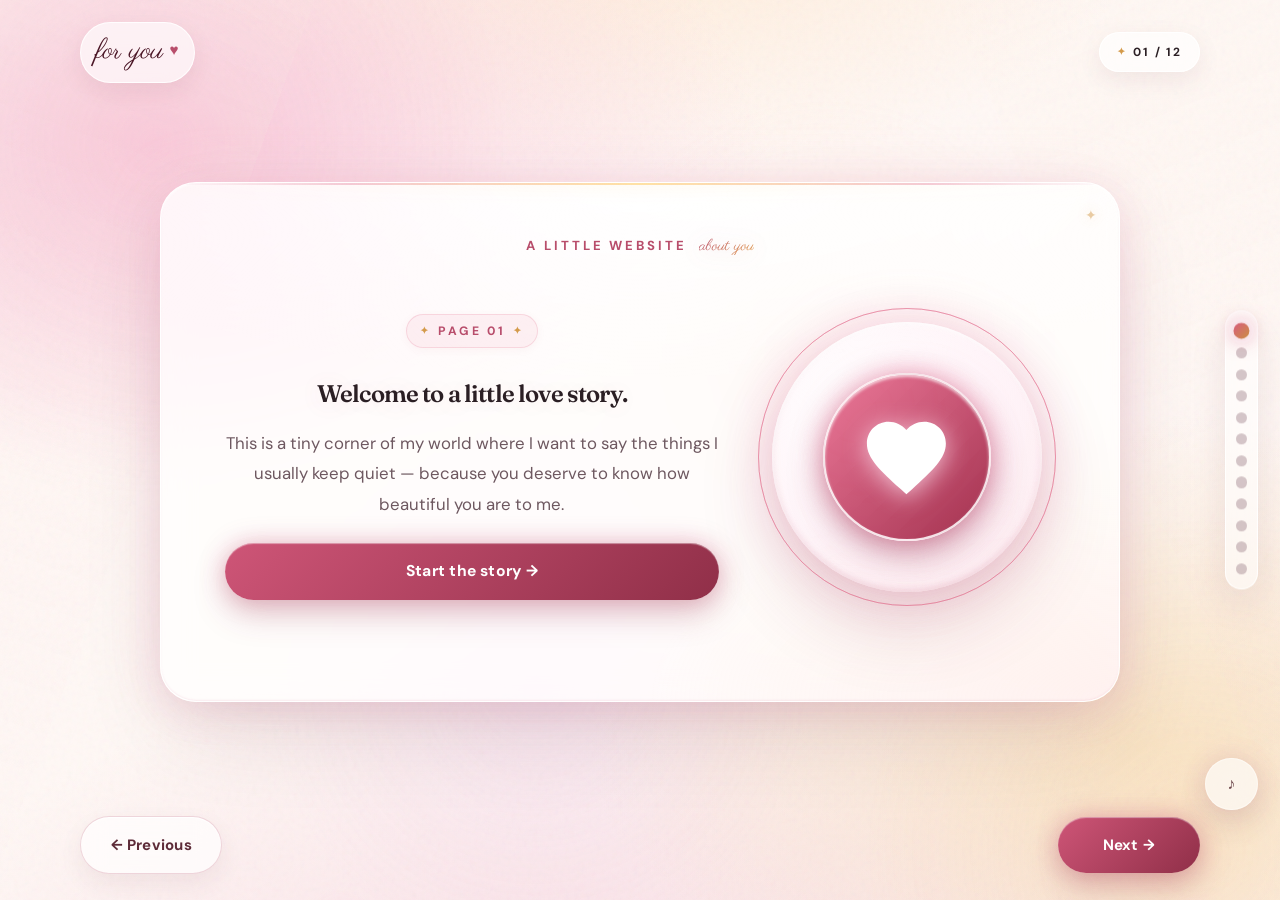
<file: pages/page-01-opening.html>
<!doctype html>
<html lang="en">
  <head>
    <meta charset="UTF-8" />
    <meta name="viewport" content="width=device-width, initial-scale=1.0" />
    <title>Opening | A Little Website About You</title>
    <meta name="description" content="A little website about you" />
    <link rel="preconnect" href="https://fonts.googleapis.com" />
    <link rel="preconnect" href="https://fonts.gstatic.com" crossorigin />
    <link href="https://fonts.googleapis.com/css2?family=DM+Sans:wght@400;500;600;700&family=Fraunces:opsz,wght@9..144,500;9..144,600;9..144,700&family=Parisienne&display=swap" rel="stylesheet" />
    <link rel="stylesheet" href="../css/variables.css?v=20261006-luxury-glow-v5" />
    <link rel="stylesheet" href="../css/reset.css?v=20261006-luxury-glow-v5" />
    <link rel="stylesheet" href="../css/base.css?v=20261006-luxury-glow-v5" />
    <link rel="stylesheet" href="../css/layout.css?v=20261006-luxury-glow-v5" />
    <link rel="stylesheet" href="../css/components.css?v=20261006-luxury-glow-v5" />
    <link rel="stylesheet" href="../css/animations.css?v=20261006-luxury-glow-v5" />
    <link rel="stylesheet" href="../css/pages.css?v=20261006-luxury-glow-v5" />
    <link rel="stylesheet" href="../css/responsive.css?v=20261006-luxury-glow-v5" />
  </head>
  <body class="story-app page-opening" data-page="a-little-website-about-you">
    <div class="grain" aria-hidden="true"></div>
    <header class="topline" aria-label="Story header">
      <div class="mini-note">for you</div>
      <div class="page-count" data-page-count>01 / 12</div>
    </header>
    <aside class="progress-rail" aria-label="Section progress">
      <button class="progress-dot is-current" type="button" data-progress-dot data-go-page="1" aria-label="Go to page 1"></button>
      <button class="progress-dot" type="button" data-progress-dot data-go-page="2" aria-label="Go to page 2"></button>
      <button class="progress-dot" type="button" data-progress-dot data-go-page="3" aria-label="Go to page 3"></button>
      <button class="progress-dot" type="button" data-progress-dot data-go-page="4" aria-label="Go to page 4"></button>
      <button class="progress-dot" type="button" data-progress-dot data-go-page="5" aria-label="Go to page 5"></button>
      <button class="progress-dot" type="button" data-progress-dot data-go-page="6" aria-label="Go to page 6"></button>
      <button class="progress-dot" type="button" data-progress-dot data-go-page="7" aria-label="Go to page 7"></button>
      <button class="progress-dot" type="button" data-progress-dot data-go-page="8" aria-label="Go to page 8"></button>
      <button class="progress-dot" type="button" data-progress-dot data-go-page="9" aria-label="Go to page 9"></button>
      <button class="progress-dot" type="button" data-progress-dot data-go-page="10" aria-label="Go to page 10"></button>
      <button class="progress-dot" type="button" data-progress-dot data-go-page="11" aria-label="Go to page 11"></button>
      <button class="progress-dot" type="button" data-progress-dot data-go-page="12" aria-label="Go to page 12"></button>
    </aside>
    <main class="story-shell"><section class="story-section is-visible"><div class="story-card centered reveal"><div class="kicker-pair"><span class="hero-kicker">A little website</span><span class="script">about you</span></div><div class="intro-hero"><div><p class="eyebrow">page 01</p><h1 class="page-title display">Welcome to a little love story.</h1><p class="body-copy">This is a tiny corner of my world where I want to say the things I usually keep quiet — because you deserve to know how beautiful you are to me.</p><div class="stack mt-6"><a class="primary" href="./page-02-letter.html">Start the story →</a></div></div><div class="hero-visual" aria-hidden="true"><div class="heart-orb"><div class="inner" aria-label="Heart"><svg viewBox="0 0 24 24" class="hero-heart-svg"><path d="M12 21.35l-1.45-1.32C5.4 15.36 2 12.28 2 8.5 2 5.42 4.42 3 7.5 3c1.74 0 3.41.81 4.5 2.09C13.09 3.81 14.76 3 16.5 3 19.58 3 22 5.42 22 8.5c0 3.78-3.4 6.86-8.55 11.54L12 21.35z"/></svg></div></div></div></div></div></section></main>
    <nav class="nav-bar" aria-label="Story navigation">
      <a class="secondary nav-button" href="../index.html" data-nav="prev">← Previous</a>
      <a class="primary nav-button" href="./page-02-letter.html" data-nav="next">Next →</a>
    </nav>
    <button class="music-toggle" type="button" data-music-toggle aria-label="Toggle background music" aria-pressed="true">♫</button>
    <audio data-background-music loop preload="auto" src="../assets/audio/background-music.mp3"></audio>
    <div class="floating-hearts" data-float-hearts aria-hidden="true"></div>
    <div class="confetti-layer" data-confetti aria-hidden="true"></div>
    <script type="module" src="../js/app.js?v=20261006-luxury-glow-v5"></script>
  </body>
</html>
</file>
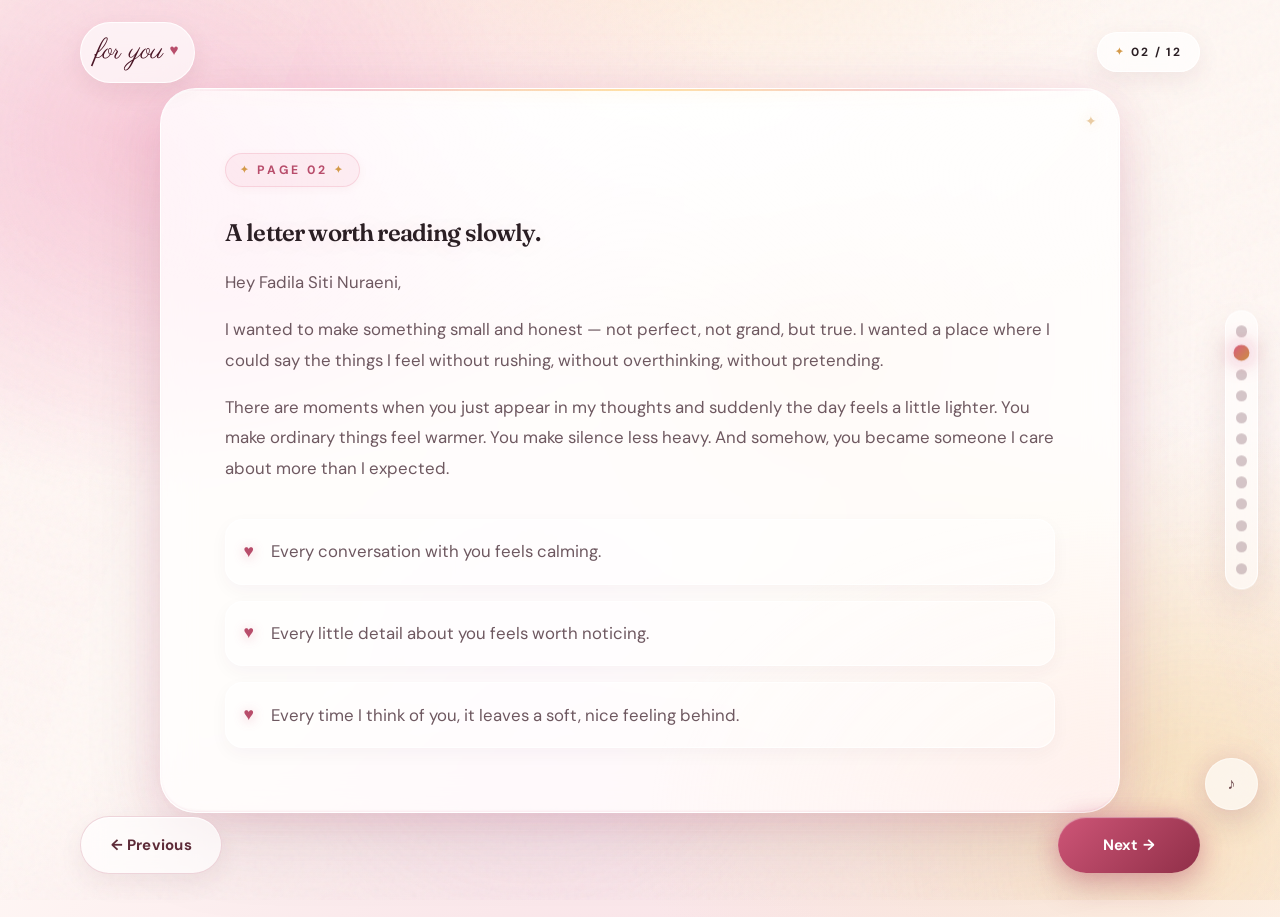
<file: pages/page-02-letter.html>
<!doctype html>
<html lang="en">
  <head>
    <meta charset="UTF-8" />
    <meta name="viewport" content="width=device-width, initial-scale=1.0" />
    <title>Letter | A Little Website About You</title>
    <meta name="description" content="A little website about you" />
    <link rel="preconnect" href="https://fonts.googleapis.com" />
    <link rel="preconnect" href="https://fonts.gstatic.com" crossorigin />
    <link href="https://fonts.googleapis.com/css2?family=DM+Sans:wght@400;500;600;700&family=Fraunces:opsz,wght@9..144,500;9..144,600;9..144,700&family=Parisienne&display=swap" rel="stylesheet" />
    <link rel="stylesheet" href="../css/variables.css?v=20261006-luxury-glow-v5" />
    <link rel="stylesheet" href="../css/reset.css?v=20261006-luxury-glow-v5" />
    <link rel="stylesheet" href="../css/base.css?v=20261006-luxury-glow-v5" />
    <link rel="stylesheet" href="../css/layout.css?v=20261006-luxury-glow-v5" />
    <link rel="stylesheet" href="../css/components.css?v=20261006-luxury-glow-v5" />
    <link rel="stylesheet" href="../css/animations.css?v=20261006-luxury-glow-v5" />
    <link rel="stylesheet" href="../css/pages.css?v=20261006-luxury-glow-v5" />
    <link rel="stylesheet" href="../css/responsive.css?v=20261006-luxury-glow-v5" />
  </head>
  <body class="story-app page-letter" data-page="letter-introduction">
    <div class="grain" aria-hidden="true"></div>
    <header class="topline" aria-label="Story header">
      <div class="mini-note">for you</div>
      <div class="page-count" data-page-count>01 / 12</div>
    </header>
    <aside class="progress-rail" aria-label="Section progress">
      <button class="progress-dot is-current" type="button" data-progress-dot data-go-page="1" aria-label="Go to page 1"></button>
      <button class="progress-dot" type="button" data-progress-dot data-go-page="2" aria-label="Go to page 2"></button>
      <button class="progress-dot" type="button" data-progress-dot data-go-page="3" aria-label="Go to page 3"></button>
      <button class="progress-dot" type="button" data-progress-dot data-go-page="4" aria-label="Go to page 4"></button>
      <button class="progress-dot" type="button" data-progress-dot data-go-page="5" aria-label="Go to page 5"></button>
      <button class="progress-dot" type="button" data-progress-dot data-go-page="6" aria-label="Go to page 6"></button>
      <button class="progress-dot" type="button" data-progress-dot data-go-page="7" aria-label="Go to page 7"></button>
      <button class="progress-dot" type="button" data-progress-dot data-go-page="8" aria-label="Go to page 8"></button>
      <button class="progress-dot" type="button" data-progress-dot data-go-page="9" aria-label="Go to page 9"></button>
      <button class="progress-dot" type="button" data-progress-dot data-go-page="10" aria-label="Go to page 10"></button>
      <button class="progress-dot" type="button" data-progress-dot data-go-page="11" aria-label="Go to page 11"></button>
      <button class="progress-dot" type="button" data-progress-dot data-go-page="12" aria-label="Go to page 12"></button>
    </aside>
    <main class="story-shell"><section class="story-section is-visible"><div class="story-card reveal"><p class="eyebrow">page 02</p><h2 class="section-title display">A letter worth reading slowly.</h2><p class="body-copy">Hey <span data-her-name>Fadila Siti Nuraeni</span>,</p><p class="body-copy">I wanted to make something small and honest — not perfect, not grand, but true. I wanted a place where I could say the things I feel without rushing, without overthinking, without pretending.</p><p class="body-copy">There are moments when you just appear in my thoughts and suddenly the day feels a little lighter. You make ordinary things feel warmer. You make silence less heavy. And somehow, you became someone I care about more than I expected.</p><ul class="letter-list"><li>Every conversation with you feels calming.</li><li>Every little detail about you feels worth noticing.</li><li>Every time I think of you, it leaves a soft, nice feeling behind.</li></ul></div></section></main>
    <nav class="nav-bar" aria-label="Story navigation">
      <a class="secondary nav-button" href="./page-01-opening.html" data-nav="prev">← Previous</a>
      <a class="primary nav-button" href="./page-03-beauty.html" data-nav="next">Next →</a>
    </nav>
    <button class="music-toggle" type="button" data-music-toggle aria-label="Toggle background music" aria-pressed="true">♫</button>
    <audio data-background-music loop preload="auto" src="../assets/audio/background-music.mp3"></audio>
    <div class="floating-hearts" data-float-hearts aria-hidden="true"></div>
    <div class="confetti-layer" data-confetti aria-hidden="true"></div>
    <script type="module" src="../js/app.js?v=20261006-luxury-glow-v5"></script>
  </body>
</html>
</file>
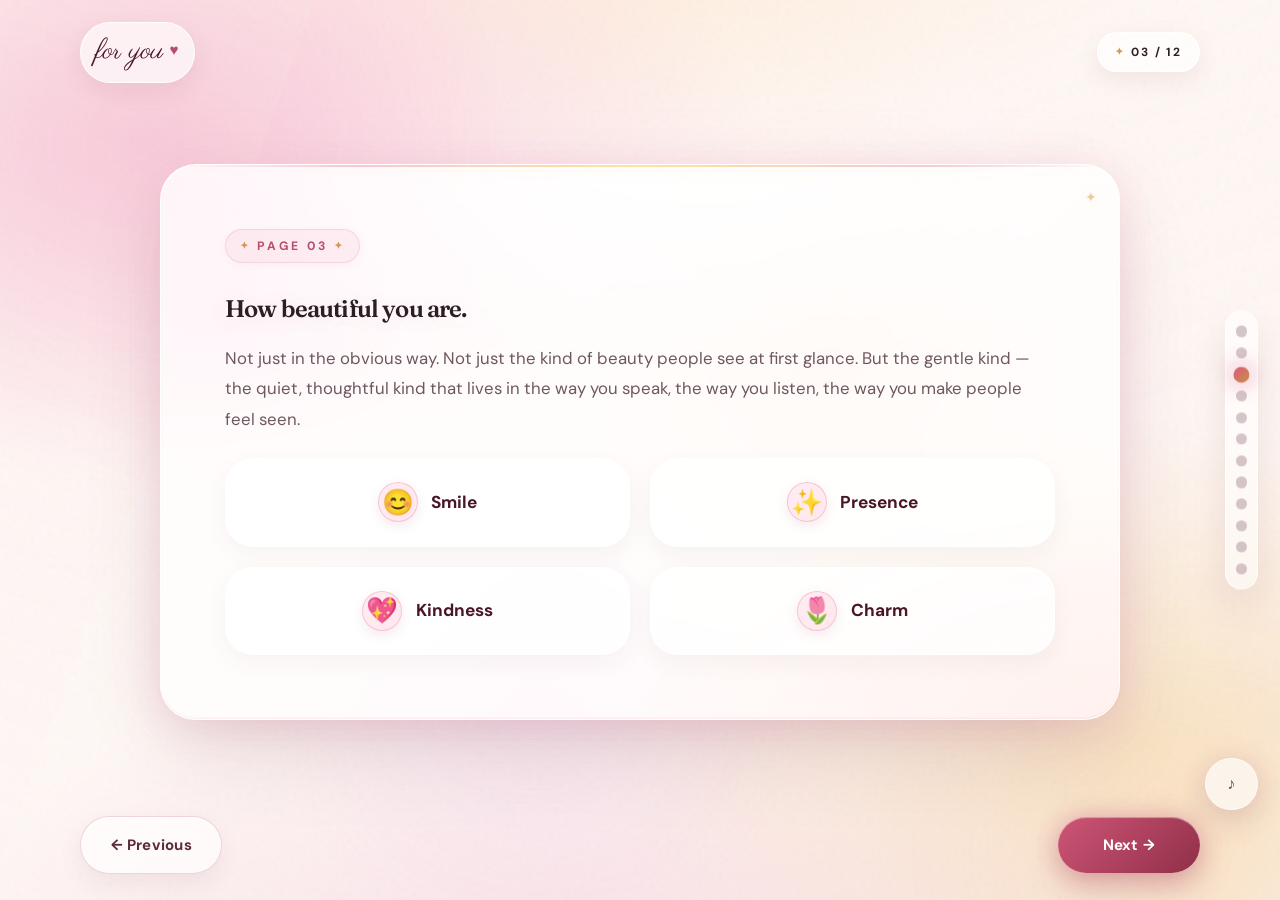
<file: pages/page-03-beauty.html>
<!doctype html>
<html lang="en">
  <head>
    <meta charset="UTF-8" />
    <meta name="viewport" content="width=device-width, initial-scale=1.0" />
    <title>How beautiful you are | A Little Website About You</title>
    <meta name="description" content="A little website about you" />
    <link rel="preconnect" href="https://fonts.googleapis.com" />
    <link rel="preconnect" href="https://fonts.gstatic.com" crossorigin />
    <link href="https://fonts.googleapis.com/css2?family=DM+Sans:wght@400;500;600;700&family=Fraunces:opsz,wght@9..144,500;9..144,600;9..144,700&family=Parisienne&display=swap" rel="stylesheet" />
    <link rel="stylesheet" href="../css/variables.css?v=20261006-luxury-glow-v5" />
    <link rel="stylesheet" href="../css/reset.css?v=20261006-luxury-glow-v5" />
    <link rel="stylesheet" href="../css/base.css?v=20261006-luxury-glow-v5" />
    <link rel="stylesheet" href="../css/layout.css?v=20261006-luxury-glow-v5" />
    <link rel="stylesheet" href="../css/components.css?v=20261006-luxury-glow-v5" />
    <link rel="stylesheet" href="../css/animations.css?v=20261006-luxury-glow-v5" />
    <link rel="stylesheet" href="../css/pages.css?v=20261006-luxury-glow-v5" />
    <link rel="stylesheet" href="../css/responsive.css?v=20261006-luxury-glow-v5" />
  </head>
  <body class="story-app page-beauty" data-page="beauty">
    <div class="grain" aria-hidden="true"></div>
    <header class="topline" aria-label="Story header">
      <div class="mini-note">for you</div>
      <div class="page-count" data-page-count>01 / 12</div>
    </header>
    <aside class="progress-rail" aria-label="Section progress">
      <button class="progress-dot is-current" type="button" data-progress-dot data-go-page="1" aria-label="Go to page 1"></button>
      <button class="progress-dot" type="button" data-progress-dot data-go-page="2" aria-label="Go to page 2"></button>
      <button class="progress-dot" type="button" data-progress-dot data-go-page="3" aria-label="Go to page 3"></button>
      <button class="progress-dot" type="button" data-progress-dot data-go-page="4" aria-label="Go to page 4"></button>
      <button class="progress-dot" type="button" data-progress-dot data-go-page="5" aria-label="Go to page 5"></button>
      <button class="progress-dot" type="button" data-progress-dot data-go-page="6" aria-label="Go to page 6"></button>
      <button class="progress-dot" type="button" data-progress-dot data-go-page="7" aria-label="Go to page 7"></button>
      <button class="progress-dot" type="button" data-progress-dot data-go-page="8" aria-label="Go to page 8"></button>
      <button class="progress-dot" type="button" data-progress-dot data-go-page="9" aria-label="Go to page 9"></button>
      <button class="progress-dot" type="button" data-progress-dot data-go-page="10" aria-label="Go to page 10"></button>
      <button class="progress-dot" type="button" data-progress-dot data-go-page="11" aria-label="Go to page 11"></button>
      <button class="progress-dot" type="button" data-progress-dot data-go-page="12" aria-label="Go to page 12"></button>
    </aside>
    <main class="story-shell"><section class="story-section is-visible"><div class="story-card reveal"><p class="eyebrow">page 03</p><h2 class="section-title display">How beautiful you are.</h2><p class="body-copy">Not just in the obvious way. Not just the kind of beauty people see at first glance. But the gentle kind — the quiet, thoughtful kind that lives in the way you speak, the way you listen, the way you make people feel seen.</p><div class="admire-grid mt-6"><article class="admire-card reveal interactive-card" tabindex="0" aria-expanded="false"><button class="card-trigger" type="button" aria-label="Show more about your smile"><span class="card-emoji">😊</span><span class="card-title">Smile</span></button><p class="body-copy card-description mb-0">Your smile has this soft effect on me. It changes my mood without asking.</p></article><article class="admire-card reveal interactive-card" tabindex="0" aria-expanded="false"><button class="card-trigger" type="button" aria-label="Show more about your presence"><span class="card-emoji">✨</span><span class="card-title">Presence</span></button><p class="body-copy card-description mb-0">You bring a kind of calm into a room, even when the day feels noisy.</p></article><article class="admire-card reveal interactive-card" tabindex="0" aria-expanded="false"><button class="card-trigger" type="button" aria-label="Show more about your kindness"><span class="card-emoji">💖</span><span class="card-title">Kindness</span></button><p class="body-copy card-description mb-0">There is something gentle about the way you carry yourself and the way you treat people.</p></article><article class="admire-card reveal interactive-card" tabindex="0" aria-expanded="false"><button class="card-trigger" type="button" aria-label="Show more about your charm"><span class="card-emoji">🌷</span><span class="card-title">Charm</span></button><p class="body-copy card-description mb-0">You are one of those people who can be so simple and still feel unforgettable.</p></article></div></div></section></main>
    <nav class="nav-bar" aria-label="Story navigation">
      <a class="secondary nav-button" href="./page-02-letter.html" data-nav="prev">← Previous</a>
      <a class="primary nav-button" href="./page-04-little-things.html" data-nav="next">Next →</a>
    </nav>
    <button class="music-toggle" type="button" data-music-toggle aria-label="Toggle background music" aria-pressed="true">♫</button>
    <audio data-background-music loop preload="auto" src="../assets/audio/background-music.mp3"></audio>
    <div class="floating-hearts" data-float-hearts aria-hidden="true"></div>
    <div class="confetti-layer" data-confetti aria-hidden="true"></div>
    <script type="module" src="../js/app.js?v=20261006-luxury-glow-v5"></script>
  </body>
</html>
</file>
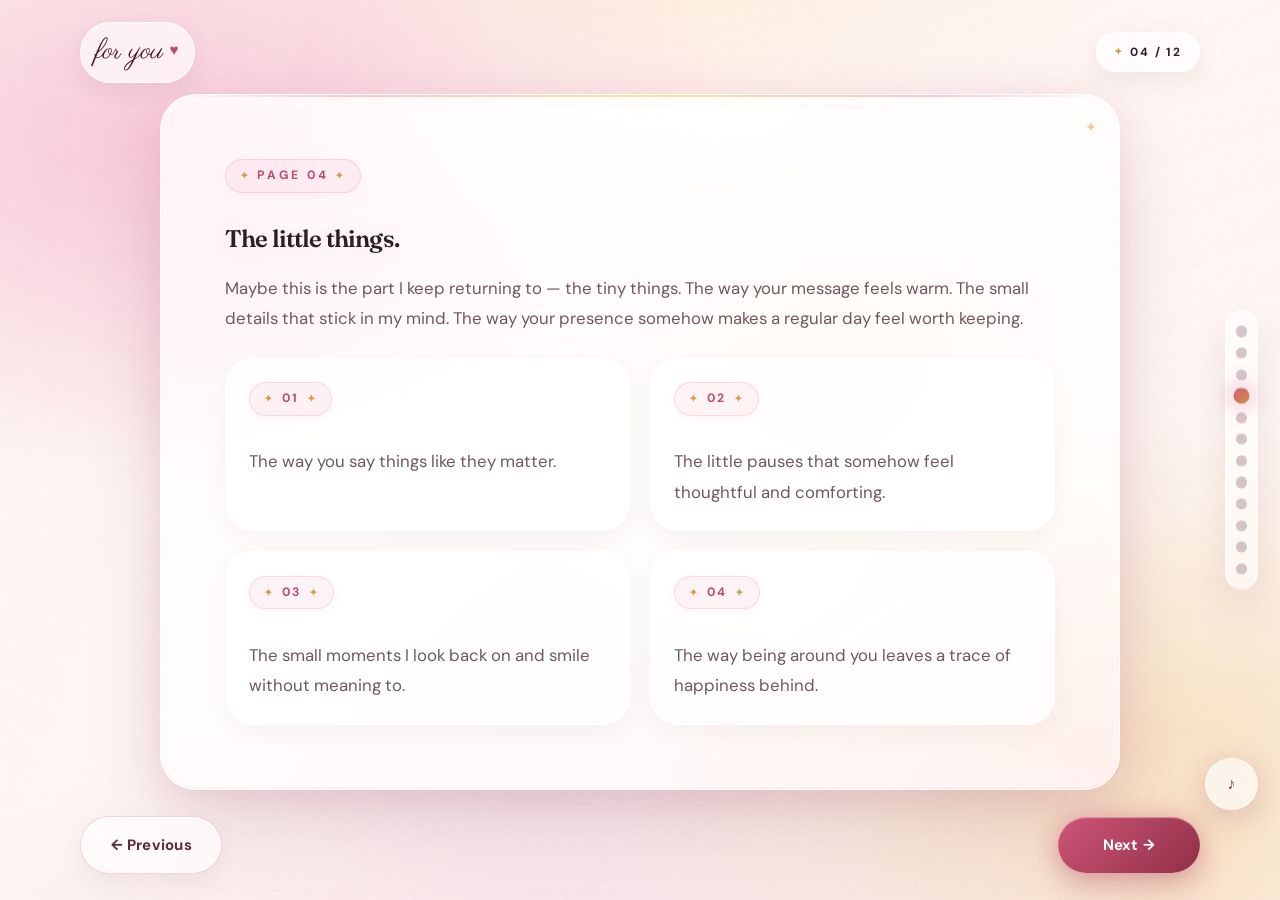
<file: pages/page-04-little-things.html>
<!doctype html>
<html lang="en">
  <head>
    <meta charset="UTF-8" />
    <meta name="viewport" content="width=device-width, initial-scale=1.0" />
    <title>The little things | A Little Website About You</title>
    <meta name="description" content="A little website about you" />
    <link rel="preconnect" href="https://fonts.googleapis.com" />
    <link rel="preconnect" href="https://fonts.gstatic.com" crossorigin />
    <link href="https://fonts.googleapis.com/css2?family=DM+Sans:wght@400;500;600;700&family=Fraunces:opsz,wght@9..144,500;9..144,600;9..144,700&family=Parisienne&display=swap" rel="stylesheet" />
    <link rel="stylesheet" href="../css/variables.css?v=20261006-luxury-glow-v5" />
    <link rel="stylesheet" href="../css/reset.css?v=20261006-luxury-glow-v5" />
    <link rel="stylesheet" href="../css/base.css?v=20261006-luxury-glow-v5" />
    <link rel="stylesheet" href="../css/layout.css?v=20261006-luxury-glow-v5" />
    <link rel="stylesheet" href="../css/components.css?v=20261006-luxury-glow-v5" />
    <link rel="stylesheet" href="../css/animations.css?v=20261006-luxury-glow-v5" />
    <link rel="stylesheet" href="../css/pages.css?v=20261006-luxury-glow-v5" />
    <link rel="stylesheet" href="../css/responsive.css?v=20261006-luxury-glow-v5" />
  </head>
  <body class="story-app page-little-things" data-page="little-things">
    <div class="grain" aria-hidden="true"></div>
    <header class="topline" aria-label="Story header">
      <div class="mini-note">for you</div>
      <div class="page-count" data-page-count>01 / 12</div>
    </header>
    <aside class="progress-rail" aria-label="Section progress">
      <button class="progress-dot is-current" type="button" data-progress-dot data-go-page="1" aria-label="Go to page 1"></button>
      <button class="progress-dot" type="button" data-progress-dot data-go-page="2" aria-label="Go to page 2"></button>
      <button class="progress-dot" type="button" data-progress-dot data-go-page="3" aria-label="Go to page 3"></button>
      <button class="progress-dot" type="button" data-progress-dot data-go-page="4" aria-label="Go to page 4"></button>
      <button class="progress-dot" type="button" data-progress-dot data-go-page="5" aria-label="Go to page 5"></button>
      <button class="progress-dot" type="button" data-progress-dot data-go-page="6" aria-label="Go to page 6"></button>
      <button class="progress-dot" type="button" data-progress-dot data-go-page="7" aria-label="Go to page 7"></button>
      <button class="progress-dot" type="button" data-progress-dot data-go-page="8" aria-label="Go to page 8"></button>
      <button class="progress-dot" type="button" data-progress-dot data-go-page="9" aria-label="Go to page 9"></button>
      <button class="progress-dot" type="button" data-progress-dot data-go-page="10" aria-label="Go to page 10"></button>
      <button class="progress-dot" type="button" data-progress-dot data-go-page="11" aria-label="Go to page 11"></button>
      <button class="progress-dot" type="button" data-progress-dot data-go-page="12" aria-label="Go to page 12"></button>
    </aside>
    <main class="story-shell"><section class="story-section is-visible"><div class="story-card reveal"><p class="eyebrow">page 04</p><h2 class="section-title display">The little things.</h2><p class="body-copy">Maybe this is the part I keep returning to — the tiny things. The way your message feels warm. The small details that stick in my mind. The way your presence somehow makes a regular day feel worth keeping.</p><div class="note-grid mt-6"><article class="memory-note reveal"><strong class="eyebrow">01</strong><p class="body-copy mb-0">The way you say things like they matter.</p></article><article class="memory-note reveal"><strong class="eyebrow">02</strong><p class="body-copy mb-0">The little pauses that somehow feel thoughtful and comforting.</p></article><article class="memory-note reveal"><strong class="eyebrow">03</strong><p class="body-copy mb-0">The small moments I look back on and smile without meaning to.</p></article><article class="memory-note reveal"><strong class="eyebrow">04</strong><p class="body-copy mb-0">The way being around you leaves a trace of happiness behind.</p></article></div></div></section></main>
    <nav class="nav-bar" aria-label="Story navigation">
      <a class="secondary nav-button" href="./page-03-beauty.html" data-nav="prev">← Previous</a>
      <a class="primary nav-button" href="./page-05-gallery.html" data-nav="next">Next →</a>
    </nav>
    <button class="music-toggle" type="button" data-music-toggle aria-label="Toggle background music" aria-pressed="true">♫</button>
    <audio data-background-music loop preload="auto" src="../assets/audio/background-music.mp3"></audio>
    <div class="floating-hearts" data-float-hearts aria-hidden="true"></div>
    <div class="confetti-layer" data-confetti aria-hidden="true"></div>
    <script type="module" src="../js/app.js?v=20261006-luxury-glow-v5"></script>
  </body>
</html>
</file>
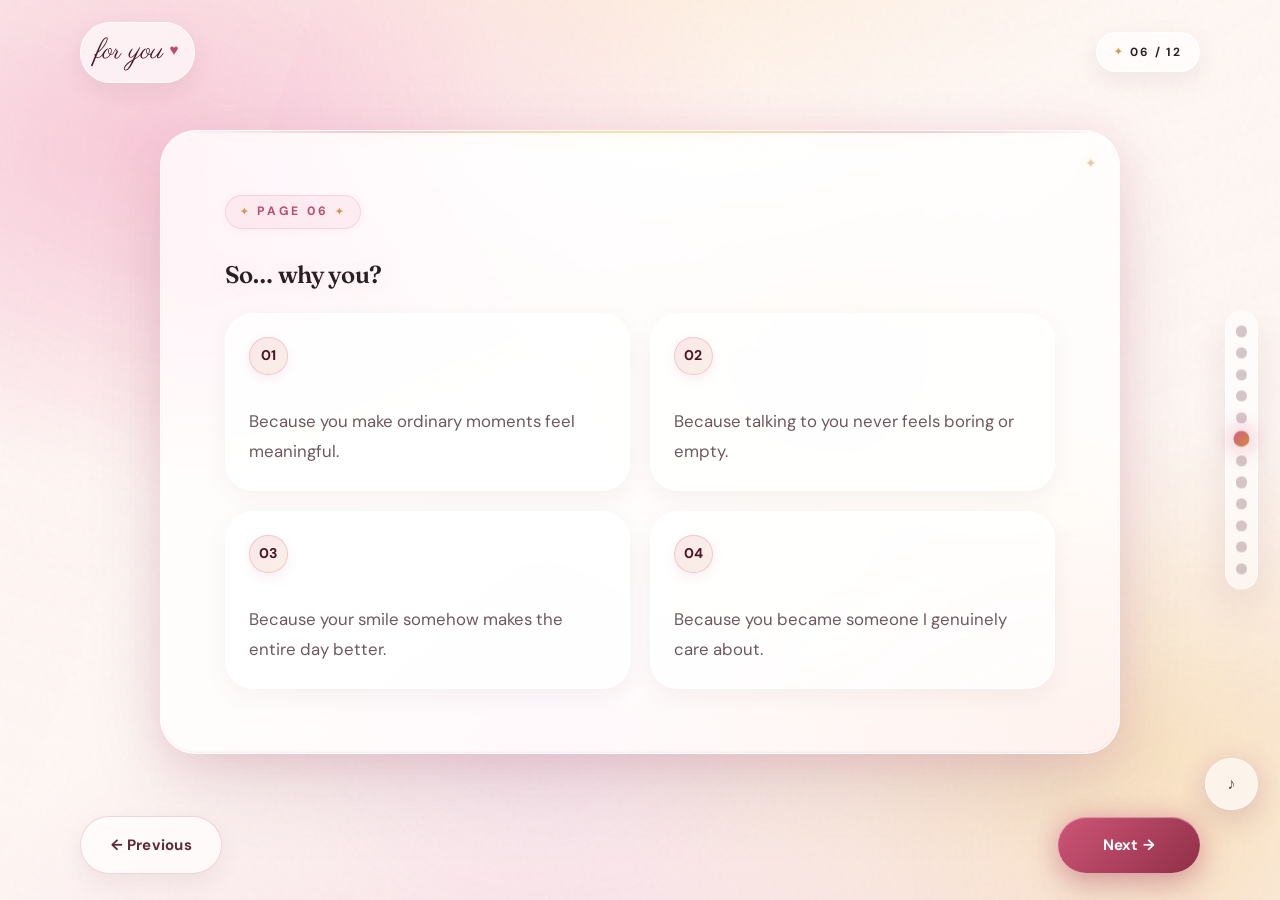
<file: pages/page-06-why-you.html>
<!doctype html>
<html lang="en">
  <head>
    <meta charset="UTF-8" />
    <meta name="viewport" content="width=device-width, initial-scale=1.0" />
    <title>Why you? | A Little Website About You</title>
    <meta name="description" content="A little website about you" />
    <link rel="preconnect" href="https://fonts.googleapis.com" />
    <link rel="preconnect" href="https://fonts.gstatic.com" crossorigin />
    <link href="https://fonts.googleapis.com/css2?family=DM+Sans:wght@400;500;600;700&family=Fraunces:opsz,wght@9..144,500;9..144,600;9..144,700&family=Parisienne&display=swap" rel="stylesheet" />
    <link rel="stylesheet" href="../css/variables.css?v=20261006-luxury-glow-v5" />
    <link rel="stylesheet" href="../css/reset.css?v=20261006-luxury-glow-v5" />
    <link rel="stylesheet" href="../css/base.css?v=20261006-luxury-glow-v5" />
    <link rel="stylesheet" href="../css/layout.css?v=20261006-luxury-glow-v5" />
    <link rel="stylesheet" href="../css/components.css?v=20261006-luxury-glow-v5" />
    <link rel="stylesheet" href="../css/animations.css?v=20261006-luxury-glow-v5" />
    <link rel="stylesheet" href="../css/pages.css?v=20261006-luxury-glow-v5" />
    <link rel="stylesheet" href="../css/responsive.css?v=20261006-luxury-glow-v5" />
  </head>
  <body class="story-app page-why-you" data-page="why-you">
    <div class="grain" aria-hidden="true"></div>
    <header class="topline" aria-label="Story header">
      <div class="mini-note">for you</div>
      <div class="page-count" data-page-count>01 / 12</div>
    </header>
    <aside class="progress-rail" aria-label="Section progress">
      <button class="progress-dot is-current" type="button" data-progress-dot data-go-page="1" aria-label="Go to page 1"></button>
      <button class="progress-dot" type="button" data-progress-dot data-go-page="2" aria-label="Go to page 2"></button>
      <button class="progress-dot" type="button" data-progress-dot data-go-page="3" aria-label="Go to page 3"></button>
      <button class="progress-dot" type="button" data-progress-dot data-go-page="4" aria-label="Go to page 4"></button>
      <button class="progress-dot" type="button" data-progress-dot data-go-page="5" aria-label="Go to page 5"></button>
      <button class="progress-dot" type="button" data-progress-dot data-go-page="6" aria-label="Go to page 6"></button>
      <button class="progress-dot" type="button" data-progress-dot data-go-page="7" aria-label="Go to page 7"></button>
      <button class="progress-dot" type="button" data-progress-dot data-go-page="8" aria-label="Go to page 8"></button>
      <button class="progress-dot" type="button" data-progress-dot data-go-page="9" aria-label="Go to page 9"></button>
      <button class="progress-dot" type="button" data-progress-dot data-go-page="10" aria-label="Go to page 10"></button>
      <button class="progress-dot" type="button" data-progress-dot data-go-page="11" aria-label="Go to page 11"></button>
      <button class="progress-dot" type="button" data-progress-dot data-go-page="12" aria-label="Go to page 12"></button>
    </aside>
    <main class="story-shell"><section class="story-section is-visible"><div class="story-card reveal"><p class="eyebrow">page 06</p><h2 class="section-title display">So… why you?</h2><div class="reason-grid mt-6"><article class="reason-card reveal"><span class="reason-num">01</span><p class="body-copy mb-0">Because you make ordinary moments feel meaningful.</p></article><article class="reason-card reveal"><span class="reason-num">02</span><p class="body-copy mb-0">Because talking to you never feels boring or empty.</p></article><article class="reason-card reveal"><span class="reason-num">03</span><p class="body-copy mb-0">Because your smile somehow makes the entire day better.</p></article><article class="reason-card reveal"><span class="reason-num">04</span><p class="body-copy mb-0">Because you became someone I genuinely care about.</p></article></div></div></section></main>
    <nav class="nav-bar" aria-label="Story navigation">
      <a class="secondary nav-button" href="./page-05-gallery.html" data-nav="prev">← Previous</a>
      <a class="primary nav-button" href="./page-07-confession.html" data-nav="next">Next →</a>
    </nav>
    <button class="music-toggle" type="button" data-music-toggle aria-label="Toggle background music" aria-pressed="true">♫</button>
    <audio data-background-music loop preload="auto" src="../assets/audio/background-music.mp3"></audio>
    <div class="floating-hearts" data-float-hearts aria-hidden="true"></div>
    <div class="confetti-layer" data-confetti aria-hidden="true"></div>
    <script type="module" src="../js/app.js?v=20261006-luxury-glow-v5"></script>
  </body>
</html>
</file>
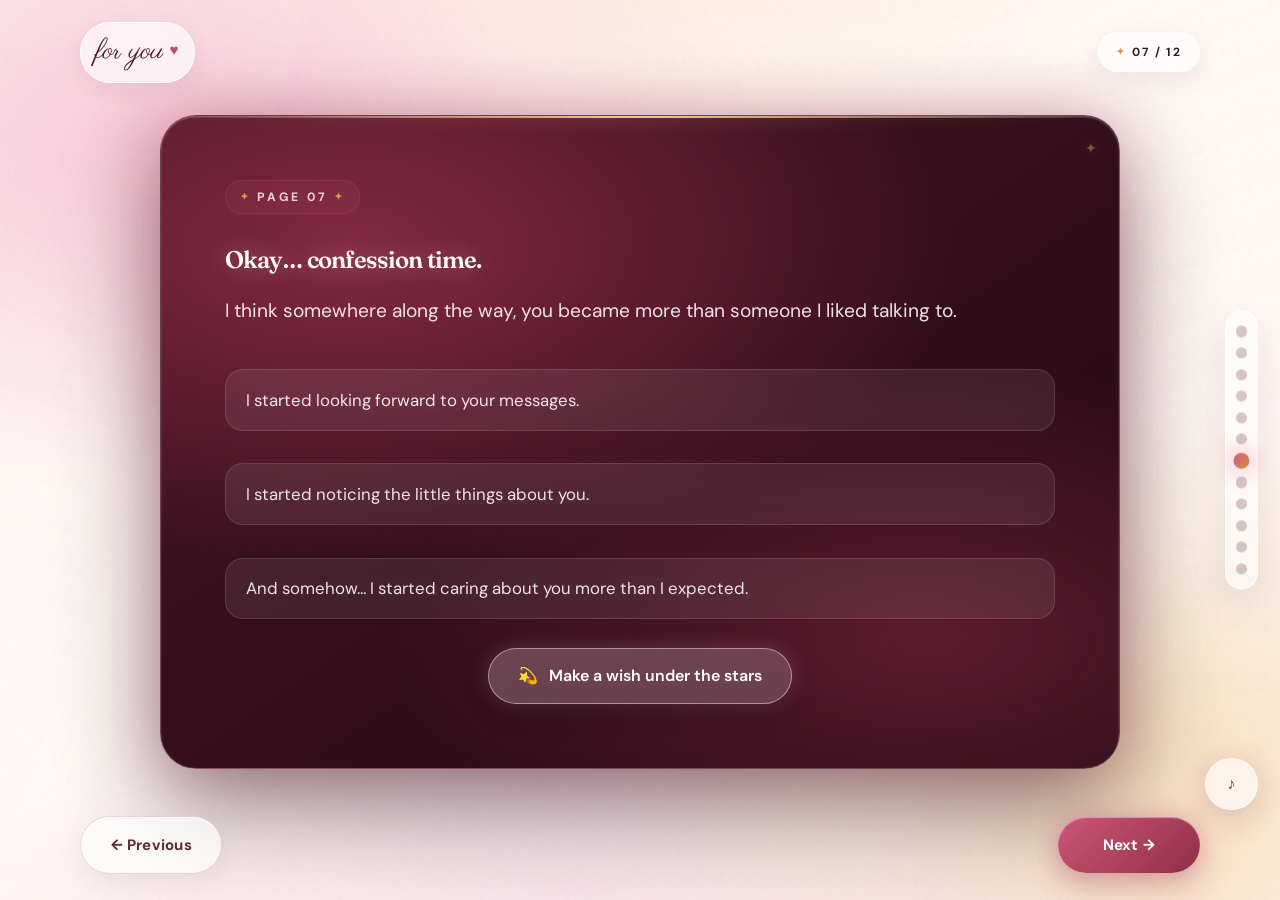
<file: pages/page-07-confession.html>
<!doctype html>
<html lang="en">
  <head>
    <meta charset="UTF-8" />
    <meta name="viewport" content="width=device-width, initial-scale=1.0" />
    <title>Confession | A Little Website About You</title>
    <meta name="description" content="A little website about you" />
    <link rel="preconnect" href="https://fonts.googleapis.com" />
    <link rel="preconnect" href="https://fonts.gstatic.com" crossorigin />
    <link href="https://fonts.googleapis.com/css2?family=DM+Sans:wght@400;500;600;700&family=Fraunces:opsz,wght@9..144,500;9..144,600;9..144,700&family=Parisienne&display=swap" rel="stylesheet" />
    <link rel="stylesheet" href="../css/variables.css?v=20261006-luxury-glow-v5" />
    <link rel="stylesheet" href="../css/reset.css?v=20261006-luxury-glow-v5" />
    <link rel="stylesheet" href="../css/base.css?v=20261006-luxury-glow-v5" />
    <link rel="stylesheet" href="../css/layout.css?v=20261006-luxury-glow-v5" />
    <link rel="stylesheet" href="../css/components.css?v=20261006-luxury-glow-v5" />
    <link rel="stylesheet" href="../css/animations.css?v=20261006-luxury-glow-v5" />
    <link rel="stylesheet" href="../css/pages.css?v=20261006-luxury-glow-v5" />
    <link rel="stylesheet" href="../css/responsive.css?v=20261006-luxury-glow-v5" />
  </head>
  <body class="story-app page-confession" data-page="confession">
    <div class="grain" aria-hidden="true"></div>
    <header class="topline" aria-label="Story header">
      <div class="mini-note">for you</div>
      <div class="page-count" data-page-count>01 / 12</div>
    </header>
    <aside class="progress-rail" aria-label="Section progress">
      <button class="progress-dot is-current" type="button" data-progress-dot data-go-page="1" aria-label="Go to page 1"></button>
      <button class="progress-dot" type="button" data-progress-dot data-go-page="2" aria-label="Go to page 2"></button>
      <button class="progress-dot" type="button" data-progress-dot data-go-page="3" aria-label="Go to page 3"></button>
      <button class="progress-dot" type="button" data-progress-dot data-go-page="4" aria-label="Go to page 4"></button>
      <button class="progress-dot" type="button" data-progress-dot data-go-page="5" aria-label="Go to page 5"></button>
      <button class="progress-dot" type="button" data-progress-dot data-go-page="6" aria-label="Go to page 6"></button>
      <button class="progress-dot" type="button" data-progress-dot data-go-page="7" aria-label="Go to page 7"></button>
      <button class="progress-dot" type="button" data-progress-dot data-go-page="8" aria-label="Go to page 8"></button>
      <button class="progress-dot" type="button" data-progress-dot data-go-page="9" aria-label="Go to page 9"></button>
      <button class="progress-dot" type="button" data-progress-dot data-go-page="10" aria-label="Go to page 10"></button>
      <button class="progress-dot" type="button" data-progress-dot data-go-page="11" aria-label="Go to page 11"></button>
      <button class="progress-dot" type="button" data-progress-dot data-go-page="12" aria-label="Go to page 12"></button>
    </aside>
    <main class="story-shell"><section class="story-section is-visible"><div class="story-card reveal" style="background: linear-gradient(135deg, rgba(109,44,66,0.96), rgba(71,42,52,0.92)); color: white;"><p class="eyebrow" style="color:#f3d7d2;">page 07</p><h2 class="section-title display" style="color: white;">Okay… confession time.</h2><p class="body-copy" style="color: rgba(255,255,255,0.9); font-size: 1.2rem;">I think somewhere along the way, you became more than someone I liked talking to.</p><div class="stack mt-6"><p class="body-copy mb-0" style="color: rgba(255,255,255,0.86);">I started looking forward to your messages.</p><p class="body-copy mb-0" style="color: rgba(255,255,255,0.86);">I started noticing the little things about you.</p><p class="body-copy mb-0" style="color: rgba(255,255,255,0.86);">And somehow… I started caring about you more than I expected.</p></div><div class="wish-container mt-6"><button type="button" class="wish-star-btn" data-wish-star aria-label="Make a wish under the stars"><span>💫</span> Make a wish under the stars</button><div class="wish-result" data-wish-result hidden><p class="wish-text">“Di bawah ribuan bintang malam ini, aku berharap kamu selalu tersenyum bahagia — dan semoga aku selalu diberi kesempatan untuk terus menemanimu. ✨”</p></div></div></div></section></main>
    <nav class="nav-bar" aria-label="Story navigation">
      <a class="secondary nav-button" href="./page-06-why-you.html" data-nav="prev">← Previous</a>
      <a class="primary nav-button" href="./page-08-gift.html" data-nav="next">Next →</a>
    </nav>
    <button class="music-toggle" type="button" data-music-toggle aria-label="Toggle background music" aria-pressed="true">♫</button>
    <audio data-background-music loop preload="auto" src="../assets/audio/background-music.mp3"></audio>
    <div class="floating-hearts" data-float-hearts aria-hidden="true"></div>
    <div class="confetti-layer" data-confetti aria-hidden="true"></div>
    <script type="module" src="../js/app.js?v=20261006-luxury-glow-v5"></script>
  </body>
</html>
</file>
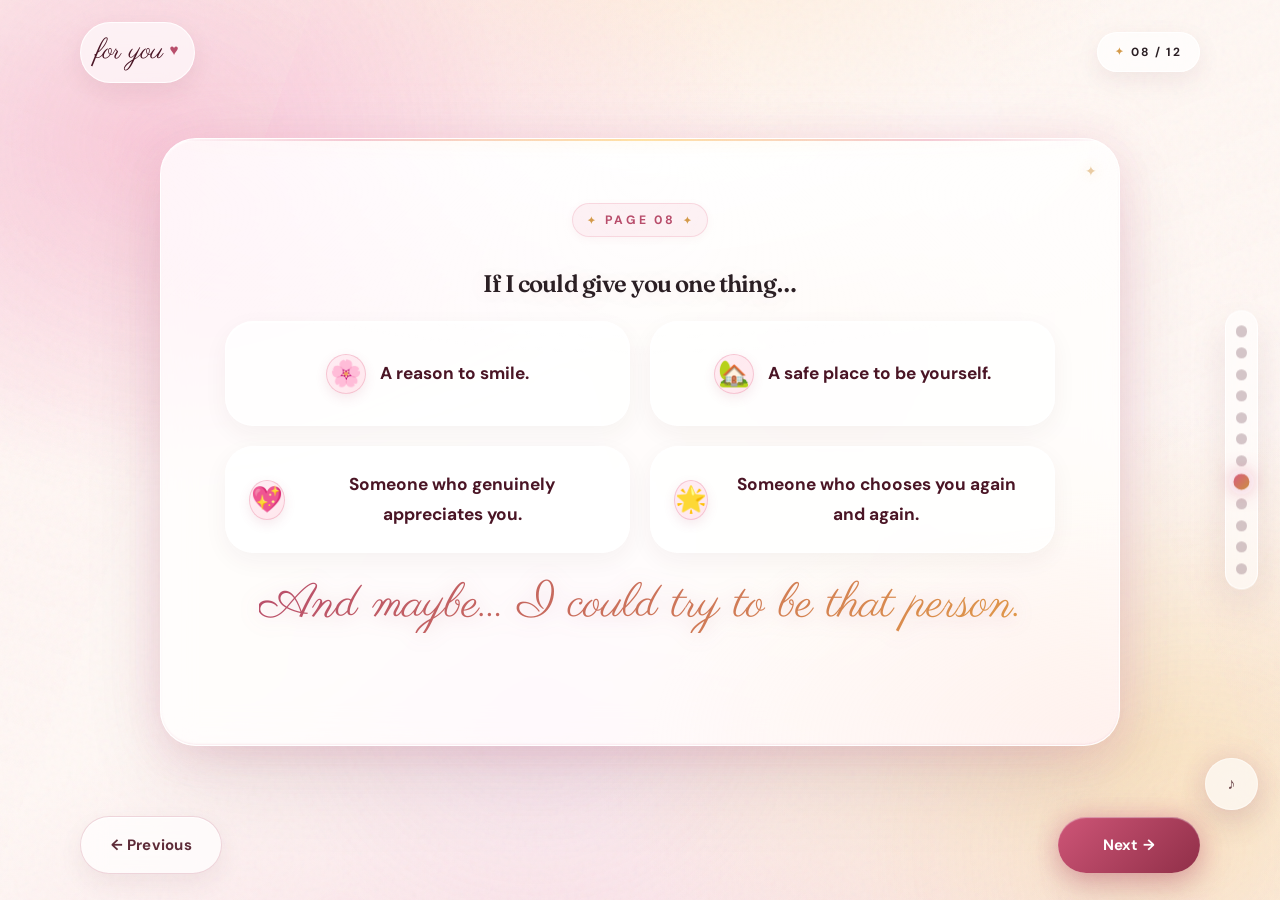
<file: pages/page-08-gift.html>
<!doctype html>
<html lang="en">
  <head>
    <meta charset="UTF-8" />
    <meta name="viewport" content="width=device-width, initial-scale=1.0" />
    <title>If I could give you one thing | A Little Website About You</title>
    <meta name="description" content="A little website about you" />
    <link rel="preconnect" href="https://fonts.googleapis.com" />
    <link rel="preconnect" href="https://fonts.gstatic.com" crossorigin />
    <link href="https://fonts.googleapis.com/css2?family=DM+Sans:wght@400;500;600;700&family=Fraunces:opsz,wght@9..144,500;9..144,600;9..144,700&family=Parisienne&display=swap" rel="stylesheet" />
    <link rel="stylesheet" href="../css/variables.css?v=20261006-luxury-glow-v5" />
    <link rel="stylesheet" href="../css/reset.css?v=20261006-luxury-glow-v5" />
    <link rel="stylesheet" href="../css/base.css?v=20261006-luxury-glow-v5" />
    <link rel="stylesheet" href="../css/layout.css?v=20261006-luxury-glow-v5" />
    <link rel="stylesheet" href="../css/components.css?v=20261006-luxury-glow-v5" />
    <link rel="stylesheet" href="../css/animations.css?v=20261006-luxury-glow-v5" />
    <link rel="stylesheet" href="../css/pages.css?v=20261006-luxury-glow-v5" />
    <link rel="stylesheet" href="../css/responsive.css?v=20261006-luxury-glow-v5" />
  </head>
  <body class="story-app page-gift" data-page="gift">
    <div class="grain" aria-hidden="true"></div>
    <header class="topline" aria-label="Story header">
      <div class="mini-note">for you</div>
      <div class="page-count" data-page-count>01 / 12</div>
    </header>
    <aside class="progress-rail" aria-label="Section progress">
      <button class="progress-dot is-current" type="button" data-progress-dot data-go-page="1" aria-label="Go to page 1"></button>
      <button class="progress-dot" type="button" data-progress-dot data-go-page="2" aria-label="Go to page 2"></button>
      <button class="progress-dot" type="button" data-progress-dot data-go-page="3" aria-label="Go to page 3"></button>
      <button class="progress-dot" type="button" data-progress-dot data-go-page="4" aria-label="Go to page 4"></button>
      <button class="progress-dot" type="button" data-progress-dot data-go-page="5" aria-label="Go to page 5"></button>
      <button class="progress-dot" type="button" data-progress-dot data-go-page="6" aria-label="Go to page 6"></button>
      <button class="progress-dot" type="button" data-progress-dot data-go-page="7" aria-label="Go to page 7"></button>
      <button class="progress-dot" type="button" data-progress-dot data-go-page="8" aria-label="Go to page 8"></button>
      <button class="progress-dot" type="button" data-progress-dot data-go-page="9" aria-label="Go to page 9"></button>
      <button class="progress-dot" type="button" data-progress-dot data-go-page="10" aria-label="Go to page 10"></button>
      <button class="progress-dot" type="button" data-progress-dot data-go-page="11" aria-label="Go to page 11"></button>
      <button class="progress-dot" type="button" data-progress-dot data-go-page="12" aria-label="Go to page 12"></button>
    </aside>
    <main class="story-shell"><section class="story-section is-visible"><div class="story-card centered reveal"><p class="eyebrow">page 08</p><h2 class="section-title display">If I could give you one thing…</h2><div class="grid-2 mt-6"><article class="choice-card reveal interactive-card" tabindex="0" aria-expanded="false"><button class="card-trigger" type="button" aria-label="Show the first gift idea"><span class="card-emoji">🌸</span><span class="card-title">A reason to smile.</span></button><p class="body-copy card-description mb-0">A little joy, a little ease, and a reason to feel warm in your chest.</p></article><article class="choice-card reveal interactive-card" tabindex="0" aria-expanded="false"><button class="card-trigger" type="button" aria-label="Show the second gift idea"><span class="card-emoji">🏡</span><span class="card-title">A safe place to be yourself.</span></button><p class="body-copy card-description mb-0">A space where you can relax, be real, and never have to perform for anyone.</p></article><article class="choice-card reveal interactive-card" tabindex="0" aria-expanded="false"><button class="card-trigger" type="button" aria-label="Show the third gift idea"><span class="card-emoji">💖</span><span class="card-title">Someone who genuinely appreciates you.</span></button><p class="body-copy card-description mb-0">Someone who notices the quiet things, the effort, and the light you carry.</p></article><article class="choice-card reveal interactive-card" tabindex="0" aria-expanded="false"><button class="card-trigger" type="button" aria-label="Show the fourth gift idea"><span class="card-emoji">🌟</span><span class="card-title">Someone who chooses you again and again.</span></button><p class="body-copy card-description mb-0">Someone who keeps choosing you with intention, not just on a good day.</p></article></div><p class="script mt-6" style="font-size: clamp(2rem, 4vw, 3rem);">And maybe… I could try to be that person.</p></div></section></main>
    <nav class="nav-bar" aria-label="Story navigation">
      <a class="secondary nav-button" href="./page-07-confession.html" data-nav="prev">← Previous</a>
      <a class="primary nav-button" href="./page-09-question.html" data-nav="next">Next →</a>
    </nav>
    <button class="music-toggle" type="button" data-music-toggle aria-label="Toggle background music" aria-pressed="true">♫</button>
    <audio data-background-music loop preload="auto" src="../assets/audio/background-music.mp3"></audio>
    <div class="floating-hearts" data-float-hearts aria-hidden="true"></div>
    <div class="confetti-layer" data-confetti aria-hidden="true"></div>
    <script type="module" src="../js/app.js?v=20261006-luxury-glow-v5"></script>
  </body>
</html>
</file>
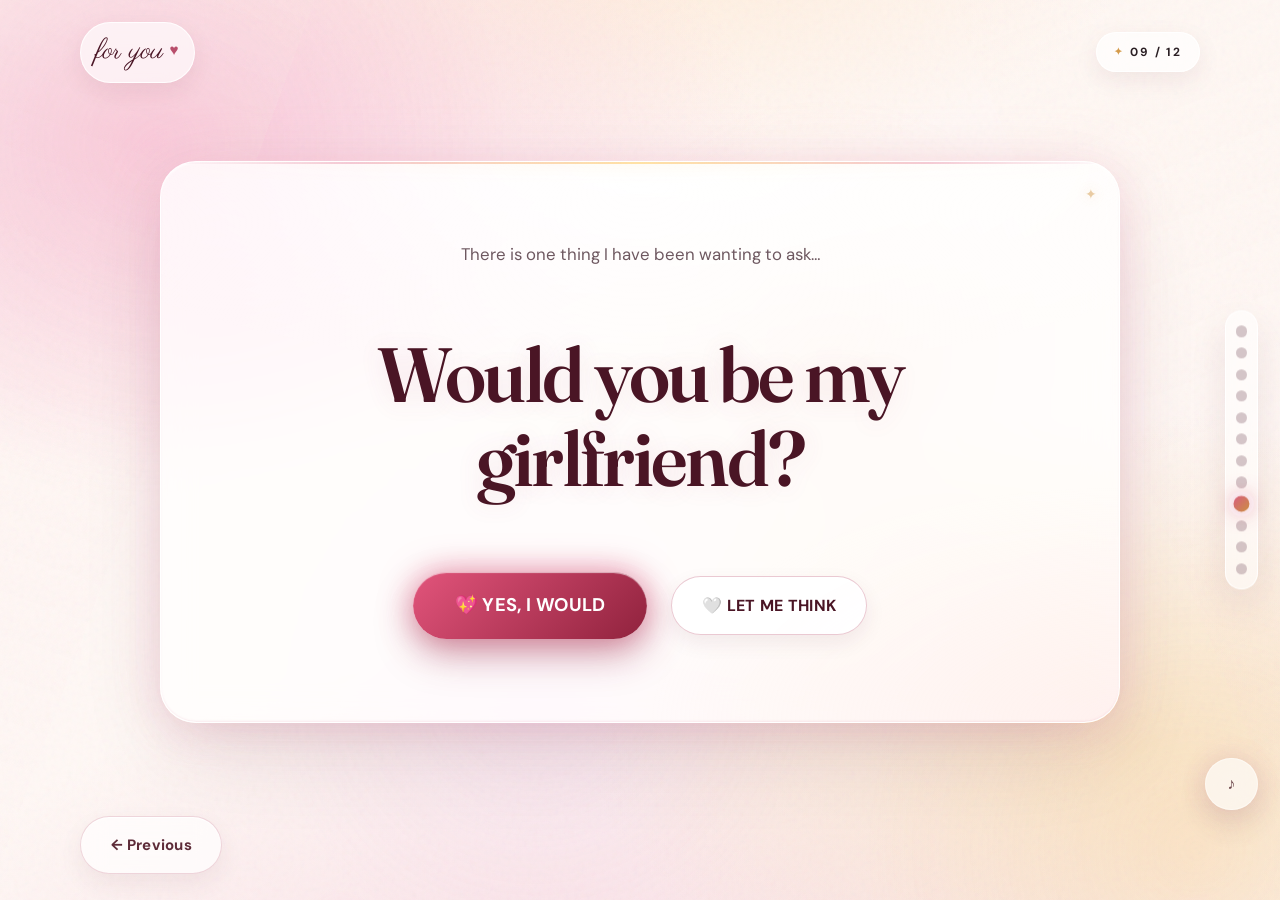
<file: pages/page-09-question.html>
<!doctype html>
<html lang="en">
  <head>
    <meta charset="UTF-8" />
    <meta name="viewport" content="width=device-width, initial-scale=1.0" />
    <title>Would you be my girlfriend? | A Little Website About You</title>
    <meta name="description" content="A little website about you" />
    <link rel="preconnect" href="https://fonts.googleapis.com" />
    <link rel="preconnect" href="https://fonts.gstatic.com" crossorigin />
    <link href="https://fonts.googleapis.com/css2?family=DM+Sans:wght@400;500;600;700&family=Fraunces:opsz,wght@9..144,500;9..144,600;9..144,700&family=Parisienne&display=swap" rel="stylesheet" />
    <link rel="stylesheet" href="../css/variables.css?v=20261006-luxury-glow-v5" />
    <link rel="stylesheet" href="../css/reset.css?v=20261006-luxury-glow-v5" />
    <link rel="stylesheet" href="../css/base.css?v=20261006-luxury-glow-v5" />
    <link rel="stylesheet" href="../css/layout.css?v=20261006-luxury-glow-v5" />
    <link rel="stylesheet" href="../css/components.css?v=20261006-luxury-glow-v5" />
    <link rel="stylesheet" href="../css/animations.css?v=20261006-luxury-glow-v5" />
    <link rel="stylesheet" href="../css/pages.css?v=20261006-luxury-glow-v5" />
    <link rel="stylesheet" href="../css/responsive.css?v=20261006-luxury-glow-v5" />
  </head>
  <body class="story-app page-question" data-page="question">
    <div class="grain" aria-hidden="true"></div>
    <header class="topline" aria-label="Story header">
      <div class="mini-note">for you</div>
      <div class="page-count" data-page-count>01 / 12</div>
    </header>
    <aside class="progress-rail" aria-label="Section progress">
      <button class="progress-dot is-current" type="button" data-progress-dot data-go-page="1" aria-label="Go to page 1"></button>
      <button class="progress-dot" type="button" data-progress-dot data-go-page="2" aria-label="Go to page 2"></button>
      <button class="progress-dot" type="button" data-progress-dot data-go-page="3" aria-label="Go to page 3"></button>
      <button class="progress-dot" type="button" data-progress-dot data-go-page="4" aria-label="Go to page 4"></button>
      <button class="progress-dot" type="button" data-progress-dot data-go-page="5" aria-label="Go to page 5"></button>
      <button class="progress-dot" type="button" data-progress-dot data-go-page="6" aria-label="Go to page 6"></button>
      <button class="progress-dot" type="button" data-progress-dot data-go-page="7" aria-label="Go to page 7"></button>
      <button class="progress-dot" type="button" data-progress-dot data-go-page="8" aria-label="Go to page 8"></button>
      <button class="progress-dot" type="button" data-progress-dot data-go-page="9" aria-label="Go to page 9"></button>
      <button class="progress-dot" type="button" data-progress-dot data-go-page="10" aria-label="Go to page 10"></button>
      <button class="progress-dot" type="button" data-progress-dot data-go-page="11" aria-label="Go to page 11"></button>
      <button class="progress-dot" type="button" data-progress-dot data-go-page="12" aria-label="Go to page 12"></button>
    </aside>
    <main class="story-shell"><section class="story-section is-visible"><div class="story-card question-card reveal"><p class="body-copy" style="max-width: 36rem; margin: 0 auto 1rem;">There is one thing I have been wanting to ask…</p><h2 class="section-title display" style="font-size: clamp(2.6rem, 6vw, 5rem); color: var(--wine);">Would you be my girlfriend?</h2><div class="question-actions mt-6"><button class="yes-button" type="button" data-yes-button>💖 YES, I WOULD</button><button class="think-button" type="button" data-celebration-trigger>🤍 LET ME THINK</button></div></div></section></main>
    <nav class="nav-bar" aria-label="Story navigation">
      <a class="secondary nav-button" href="./page-08-gift.html" data-nav="prev">← Previous</a>
      <a class="primary nav-button is-hidden" href="./page-10-celebration.html" data-nav="next">Next →</a>
    </nav>
    <button class="music-toggle" type="button" data-music-toggle aria-label="Toggle background music" aria-pressed="true">♫</button>
    <audio data-background-music loop preload="auto" src="../assets/audio/background-music.mp3"></audio>
    <div class="floating-hearts" data-float-hearts aria-hidden="true"></div>
    <div class="confetti-layer" data-confetti aria-hidden="true"></div>
    <script type="module" src="../js/app.js?v=20261006-luxury-glow-v5"></script>
  </body>
</html>
</file>
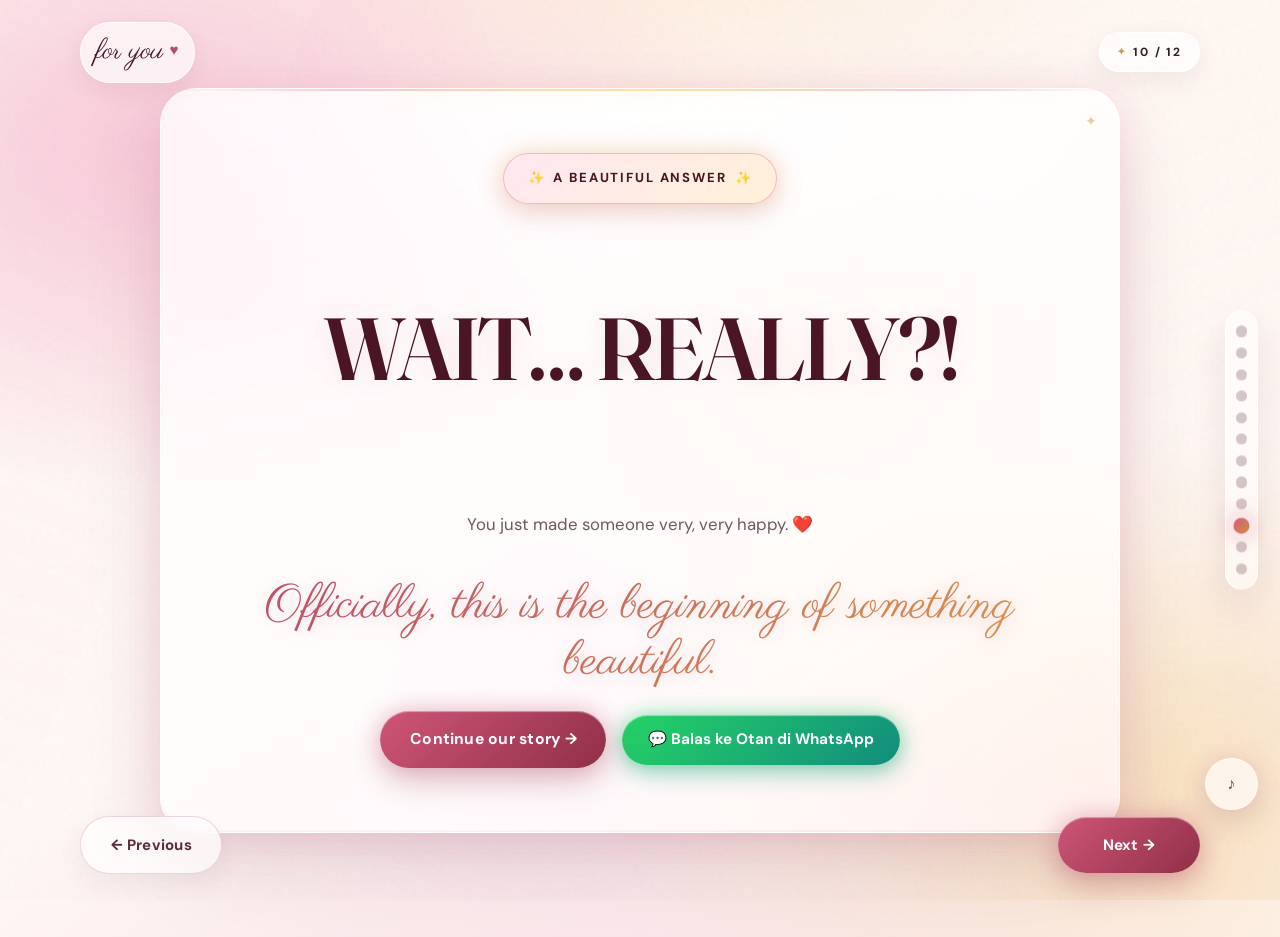
<file: pages/page-10-celebration.html>
<!doctype html>
<html lang="en">
  <head>
    <meta charset="UTF-8" />
    <meta name="viewport" content="width=device-width, initial-scale=1.0" />
    <title>YES celebration | A Little Website About You</title>
    <meta name="description" content="A little website about you" />
    <link rel="preconnect" href="https://fonts.googleapis.com" />
    <link rel="preconnect" href="https://fonts.gstatic.com" crossorigin />
    <link href="https://fonts.googleapis.com/css2?family=DM+Sans:wght@400;500;600;700&family=Fraunces:opsz,wght@9..144,500;9..144,600;9..144,700&family=Parisienne&display=swap" rel="stylesheet" />
    <link rel="stylesheet" href="../css/variables.css?v=20261006-luxury-glow-v5" />
    <link rel="stylesheet" href="../css/reset.css?v=20261006-luxury-glow-v5" />
    <link rel="stylesheet" href="../css/base.css?v=20261006-luxury-glow-v5" />
    <link rel="stylesheet" href="../css/layout.css?v=20261006-luxury-glow-v5" />
    <link rel="stylesheet" href="../css/components.css?v=20261006-luxury-glow-v5" />
    <link rel="stylesheet" href="../css/animations.css?v=20261006-luxury-glow-v5" />
    <link rel="stylesheet" href="../css/pages.css?v=20261006-luxury-glow-v5" />
    <link rel="stylesheet" href="../css/responsive.css?v=20261006-luxury-glow-v5" />
  </head>
  <body class="story-app page-celebration" data-page="celebration">
    <div class="grain" aria-hidden="true"></div>
    <header class="topline" aria-label="Story header">
      <div class="mini-note">for you</div>
      <div class="page-count" data-page-count>01 / 12</div>
    </header>
    <aside class="progress-rail" aria-label="Section progress">
      <button class="progress-dot is-current" type="button" data-progress-dot data-go-page="1" aria-label="Go to page 1"></button>
      <button class="progress-dot" type="button" data-progress-dot data-go-page="2" aria-label="Go to page 2"></button>
      <button class="progress-dot" type="button" data-progress-dot data-go-page="3" aria-label="Go to page 3"></button>
      <button class="progress-dot" type="button" data-progress-dot data-go-page="4" aria-label="Go to page 4"></button>
      <button class="progress-dot" type="button" data-progress-dot data-go-page="5" aria-label="Go to page 5"></button>
      <button class="progress-dot" type="button" data-progress-dot data-go-page="6" aria-label="Go to page 6"></button>
      <button class="progress-dot" type="button" data-progress-dot data-go-page="7" aria-label="Go to page 7"></button>
      <button class="progress-dot" type="button" data-progress-dot data-go-page="8" aria-label="Go to page 8"></button>
      <button class="progress-dot" type="button" data-progress-dot data-go-page="9" aria-label="Go to page 9"></button>
      <button class="progress-dot" type="button" data-progress-dot data-go-page="10" aria-label="Go to page 10"></button>
      <button class="progress-dot" type="button" data-progress-dot data-go-page="11" aria-label="Go to page 11"></button>
      <button class="progress-dot" type="button" data-progress-dot data-go-page="12" aria-label="Go to page 12"></button>
    </aside>
    <main class="story-shell"><section class="story-section is-visible"><div class="story-card centered reveal"><div class="celebration-wrap"><span class="celebration-badge">A beautiful answer</span><h2 class="section-title display" style="font-size: clamp(2.8rem, 7vw, 5.5rem); color: var(--wine);">WAIT… REALLY?!</h2><p class="body-copy">You just made someone very, very happy. ❤️</p><p class="script" style="font-size: clamp(2rem, 4vw, 3rem); margin: 0;">Officially, this is the beginning of something beautiful.</p><div class="celebration-action-row" style="display: flex; gap: 1rem; justify-content: center; align-items: center; flex-wrap: wrap;"><a class="primary" href="./page-11-future.html" data-nav="next">Continue our story →</a><button type="button" class="whatsapp-btn" data-whatsapp-btn aria-label="Kirim kabar ke WhatsApp Otan">💬 Balas ke Otan di WhatsApp</button></div></div></div></section></main>
    <nav class="nav-bar" aria-label="Story navigation">
      <a class="secondary nav-button" href="./page-09-question.html" data-nav="prev">← Previous</a>
      <a class="primary nav-button" href="./page-11-future.html" data-nav="next">Next →</a>
    </nav>
    <button class="music-toggle" type="button" data-music-toggle aria-label="Toggle background music" aria-pressed="true">♫</button>
    <audio data-background-music loop preload="auto" src="../assets/audio/background-music.mp3"></audio>
    <div class="floating-hearts" data-float-hearts aria-hidden="true"></div>
    <div class="confetti-layer" data-confetti aria-hidden="true"></div>
    <script type="module" src="../js/app.js?v=20261006-luxury-glow-v5"></script>
  </body>
</html>
</file>
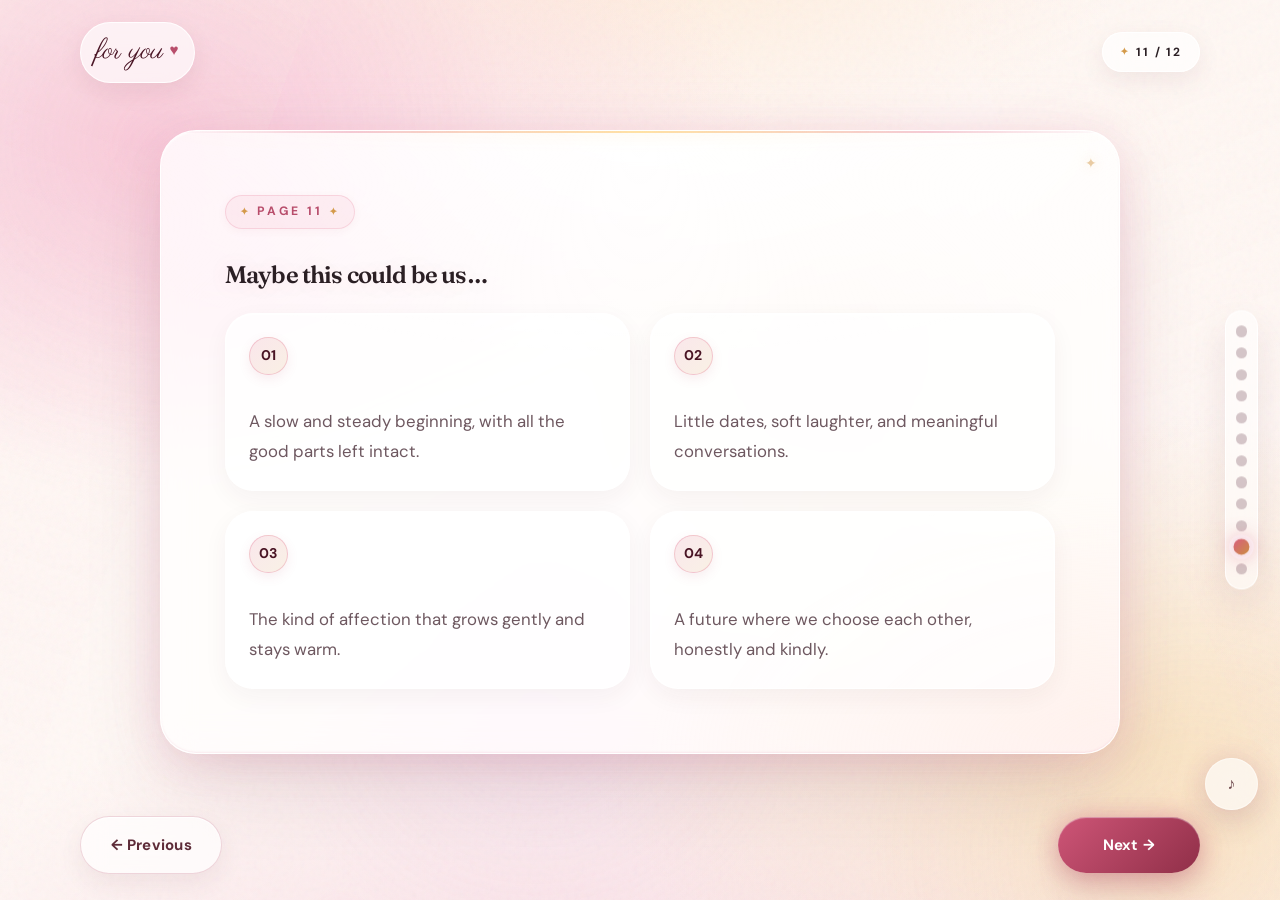
<file: pages/page-11-future.html>
<!doctype html>
<html lang="en">
  <head>
    <meta charset="UTF-8" />
    <meta name="viewport" content="width=device-width, initial-scale=1.0" />
    <title>Maybe this could be us | A Little Website About You</title>
    <meta name="description" content="A little website about you" />
    <link rel="preconnect" href="https://fonts.googleapis.com" />
    <link rel="preconnect" href="https://fonts.gstatic.com" crossorigin />
    <link href="https://fonts.googleapis.com/css2?family=DM+Sans:wght@400;500;600;700&family=Fraunces:opsz,wght@9..144,500;9..144,600;9..144,700&family=Parisienne&display=swap" rel="stylesheet" />
    <link rel="stylesheet" href="../css/variables.css?v=20261006-luxury-glow-v5" />
    <link rel="stylesheet" href="../css/reset.css?v=20261006-luxury-glow-v5" />
    <link rel="stylesheet" href="../css/base.css?v=20261006-luxury-glow-v5" />
    <link rel="stylesheet" href="../css/layout.css?v=20261006-luxury-glow-v5" />
    <link rel="stylesheet" href="../css/components.css?v=20261006-luxury-glow-v5" />
    <link rel="stylesheet" href="../css/animations.css?v=20261006-luxury-glow-v5" />
    <link rel="stylesheet" href="../css/pages.css?v=20261006-luxury-glow-v5" />
    <link rel="stylesheet" href="../css/responsive.css?v=20261006-luxury-glow-v5" />
  </head>
  <body class="story-app page-future" data-page="future">
    <div class="grain" aria-hidden="true"></div>
    <header class="topline" aria-label="Story header">
      <div class="mini-note">for you</div>
      <div class="page-count" data-page-count>01 / 12</div>
    </header>
    <aside class="progress-rail" aria-label="Section progress">
      <button class="progress-dot is-current" type="button" data-progress-dot data-go-page="1" aria-label="Go to page 1"></button>
      <button class="progress-dot" type="button" data-progress-dot data-go-page="2" aria-label="Go to page 2"></button>
      <button class="progress-dot" type="button" data-progress-dot data-go-page="3" aria-label="Go to page 3"></button>
      <button class="progress-dot" type="button" data-progress-dot data-go-page="4" aria-label="Go to page 4"></button>
      <button class="progress-dot" type="button" data-progress-dot data-go-page="5" aria-label="Go to page 5"></button>
      <button class="progress-dot" type="button" data-progress-dot data-go-page="6" aria-label="Go to page 6"></button>
      <button class="progress-dot" type="button" data-progress-dot data-go-page="7" aria-label="Go to page 7"></button>
      <button class="progress-dot" type="button" data-progress-dot data-go-page="8" aria-label="Go to page 8"></button>
      <button class="progress-dot" type="button" data-progress-dot data-go-page="9" aria-label="Go to page 9"></button>
      <button class="progress-dot" type="button" data-progress-dot data-go-page="10" aria-label="Go to page 10"></button>
      <button class="progress-dot" type="button" data-progress-dot data-go-page="11" aria-label="Go to page 11"></button>
      <button class="progress-dot" type="button" data-progress-dot data-go-page="12" aria-label="Go to page 12"></button>
    </aside>
    <main class="story-shell"><section class="story-section is-visible"><div class="story-card reveal"><p class="eyebrow">page 11</p><h2 class="section-title display">Maybe this could be us…</h2><div class="timeline-grid mt-6"><article class="timeline-card reveal"><span class="timeline-num">01</span><p class="body-copy mb-0">A slow and steady beginning, with all the good parts left intact.</p></article><article class="timeline-card reveal"><span class="timeline-num">02</span><p class="body-copy mb-0">Little dates, soft laughter, and meaningful conversations.</p></article><article class="timeline-card reveal"><span class="timeline-num">03</span><p class="body-copy mb-0">The kind of affection that grows gently and stays warm.</p></article><article class="timeline-card reveal"><span class="timeline-num">04</span><p class="body-copy mb-0">A future where we choose each other, honestly and kindly.</p></article></div></div></section></main>
    <nav class="nav-bar" aria-label="Story navigation">
      <a class="secondary nav-button" href="./page-10-celebration.html" data-nav="prev">← Previous</a>
      <a class="primary nav-button" href="./page-12-final-letter.html" data-nav="next">Next →</a>
    </nav>
    <button class="music-toggle" type="button" data-music-toggle aria-label="Toggle background music" aria-pressed="true">♫</button>
    <audio data-background-music loop preload="auto" src="../assets/audio/background-music.mp3"></audio>
    <div class="floating-hearts" data-float-hearts aria-hidden="true"></div>
    <div class="confetti-layer" data-confetti aria-hidden="true"></div>
    <script type="module" src="../js/app.js?v=20261006-luxury-glow-v5"></script>
  </body>
</html>
</file>
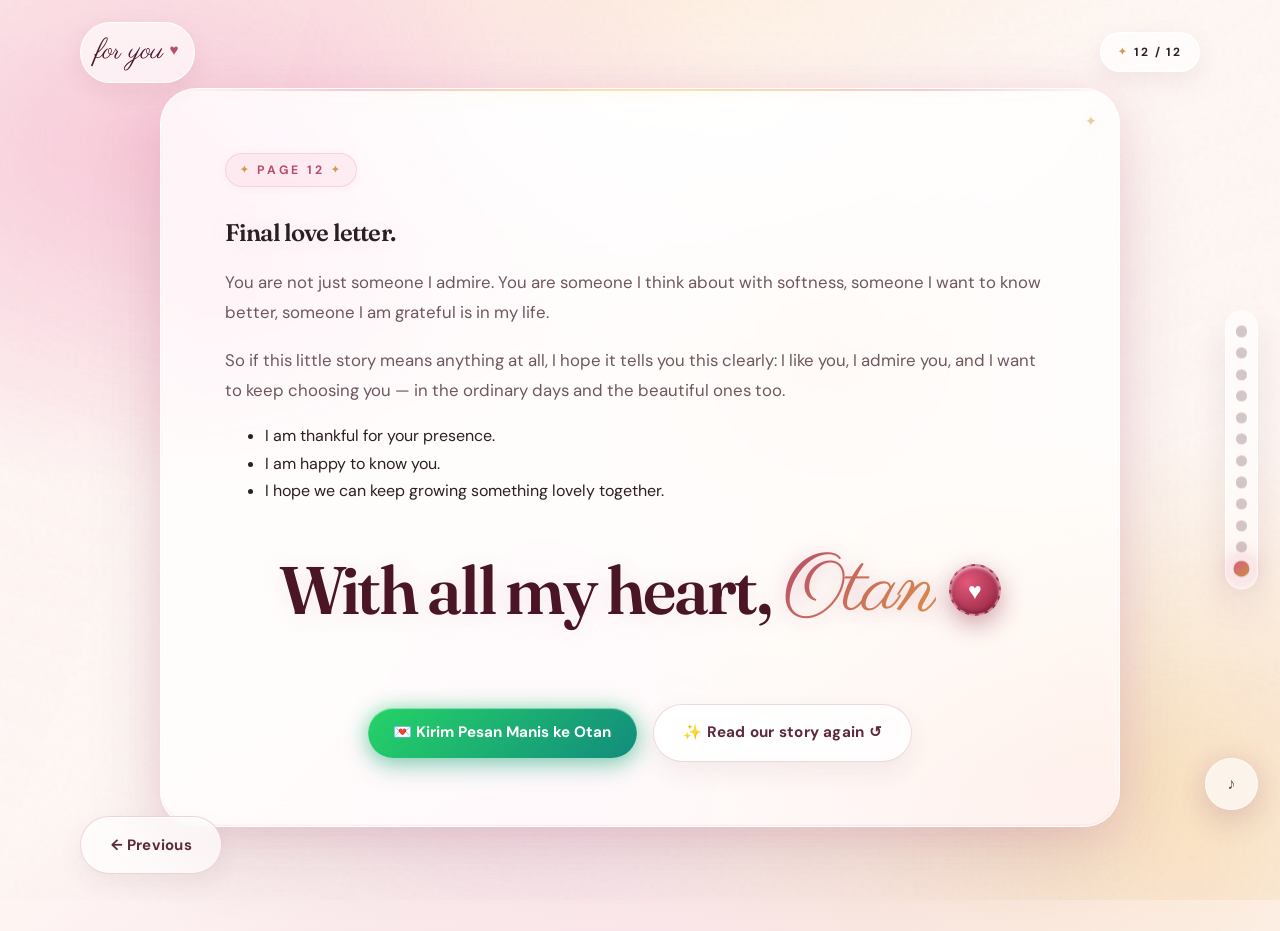
<file: pages/page-12-final-letter.html>
<!doctype html>
<html lang="en">
  <head>
    <meta charset="UTF-8" />
    <meta name="viewport" content="width=device-width, initial-scale=1.0" />
    <title>Final love letter | A Little Website About You</title>
    <meta name="description" content="A little website about you" />
    <link rel="preconnect" href="https://fonts.googleapis.com" />
    <link rel="preconnect" href="https://fonts.gstatic.com" crossorigin />
    <link
      href="https://fonts.googleapis.com/css2?family=DM+Sans:wght@400;500;600;700&family=Fraunces:opsz,wght@9..144,500;9..144,600;9..144,700&family=Parisienne&display=swap"
      rel="stylesheet"
    />
    <link rel="stylesheet" href="../css/variables.css?v=20261006-luxury-glow-v5" />
    <link rel="stylesheet" href="../css/reset.css?v=20261006-luxury-glow-v5" />
    <link rel="stylesheet" href="../css/base.css?v=20261006-luxury-glow-v5" />
    <link rel="stylesheet" href="../css/layout.css?v=20261006-luxury-glow-v5" />
    <link rel="stylesheet" href="../css/components.css?v=20261006-luxury-glow-v5" />
    <link rel="stylesheet" href="../css/animations.css?v=20261006-luxury-glow-v5" />
    <link rel="stylesheet" href="../css/pages.css?v=20261006-luxury-glow-v5" />
    <link rel="stylesheet" href="../css/responsive.css?v=20261006-luxury-glow-v5" />
  </head>
  <body class="story-app page-final-letter" data-page="final">
    <div class="grain" aria-hidden="true"></div>
    <header class="topline" aria-label="Story header">
      <div class="mini-note">for you</div>
      <div class="page-count" data-page-count>01 / 12</div>
    </header>
    <aside class="progress-rail" aria-label="Section progress">
      <button
        class="progress-dot is-current"
        type="button"
        data-progress-dot
        data-go-page="1"
        aria-label="Go to page 1"
      ></button>
      <button
        class="progress-dot"
        type="button"
        data-progress-dot
        data-go-page="2"
        aria-label="Go to page 2"
      ></button>
      <button
        class="progress-dot"
        type="button"
        data-progress-dot
        data-go-page="3"
        aria-label="Go to page 3"
      ></button>
      <button
        class="progress-dot"
        type="button"
        data-progress-dot
        data-go-page="4"
        aria-label="Go to page 4"
      ></button>
      <button
        class="progress-dot"
        type="button"
        data-progress-dot
        data-go-page="5"
        aria-label="Go to page 5"
      ></button>
      <button
        class="progress-dot"
        type="button"
        data-progress-dot
        data-go-page="6"
        aria-label="Go to page 6"
      ></button>
      <button
        class="progress-dot"
        type="button"
        data-progress-dot
        data-go-page="7"
        aria-label="Go to page 7"
      ></button>
      <button
        class="progress-dot"
        type="button"
        data-progress-dot
        data-go-page="8"
        aria-label="Go to page 8"
      ></button>
      <button
        class="progress-dot"
        type="button"
        data-progress-dot
        data-go-page="9"
        aria-label="Go to page 9"
      ></button>
      <button
        class="progress-dot"
        type="button"
        data-progress-dot
        data-go-page="10"
        aria-label="Go to page 10"
      ></button>
      <button
        class="progress-dot"
        type="button"
        data-progress-dot
        data-go-page="11"
        aria-label="Go to page 11"
      ></button>
      <button
        class="progress-dot"
        type="button"
        data-progress-dot
        data-go-page="12"
        aria-label="Go to page 12"
      ></button>
    </aside>
    <main class="story-shell">
      <section class="story-section is-visible">
        <div class="story-card reveal">
          <p class="eyebrow">page 12</p>
          <h2 class="section-title display">Final love letter.</h2>
          <p class="body-copy">
            You are not just someone I admire. You are someone I think about
            with softness, someone I want to know better, someone I am grateful
            is in my life.
          </p>
          <p class="body-copy">
            So if this little story means anything at all, I hope it tells you
            this clearly: I like you, I admire you, and I want to keep choosing
            you — in the ordinary days and the beautiful ones too.
          </p>
          <ul class="letter-list">
            <li>I am thankful for your presence.</li>
            <li>I am happy to know you.</li>
            <li>I hope we can keep growing something lovely together.</li>
          </ul>
          <p class="final-signoff display">
            With all my heart, <span class="script">Otan</span> <button type="button" class="wax-seal" aria-label="Cap cinta dari Otan - Klik untuk segel resmi" title="Cap Cinta dari Otan ♥ (Klik aku!)">♥</button>
          </p>
          <div class="center mt-6" style="display: flex; gap: 1rem; justify-content: center; align-items: center; flex-wrap: wrap;">
            <button type="button" class="whatsapp-btn" data-whatsapp-btn aria-label="Kirim pesan manis ke WhatsApp Otan">💌 Kirim Pesan Manis ke Otan</button>
            <a class="secondary" href="./page-01-opening.html" style="font-size: 0.95rem;">✨ Read our story again ↺</a>
          </div>
        </div>
      </section>
    </main>
    <nav class="nav-bar" aria-label="Story navigation">
      <a
        class="secondary nav-button"
        href="./page-11-future.html"
        data-nav="prev"
        >← Previous</a
      >
      <a
        class="primary nav-button"
        href="./page-01-opening.html"
        data-nav="next"
        >↺ Read Again</a
      >
    </nav>
    <button
      class="music-toggle"
      type="button"
      data-music-toggle
      aria-label="Toggle background music"
      aria-pressed="true"
    >
      ♫
    </button>
    <audio
      data-background-music
      loop
      preload="auto"
      src="../assets/audio/background-music.mp3"
    ></audio>
    <div class="floating-hearts" data-float-hearts aria-hidden="true"></div>
    <div class="confetti-layer" data-confetti aria-hidden="true"></div>
    <script type="module" src="../js/app.js?v=20261006-luxury-glow-v5"></script>
  </body>
</html>
</file>
<file: css/variables.css>
:root {
  --ink: #2b1f24;
  --ink-deep: #1d1418;
  --muted: #6e5860;
  --muted-light: #8e7880;
  --rose: #b84d6b;
  --rose-glow: rgba(220, 85, 120, 0.45);
  --rose-light: #f7a2ba;
  --pink-soft: #fce7ee;
  --pink-deep: #7e2d44;
  --wine: #4a1525;
  --wine-deep: #2f0c16;
  --gold: #d49a4a;
  --gold-glow: rgba(230, 165, 75, 0.45);
  --gold-light: #fef1db;
  --ivory: #fffbf7;
  --paper: rgba(255, 255, 255, 0.72);
  --paper-intense: rgba(255, 255, 255, 0.88);
  --background: #fff8f5;

  /* Gradients */
  --grad-rose: linear-gradient(135deg, #d85d7f 0%, #98334e 100%);
  --grad-rose-gold: linear-gradient(135deg, #df6b8c 0%, #e0a359 100%);
  --grad-gold: linear-gradient(135deg, #f7d598 0%, #cb8f42 100%);
  --grad-shimmer: linear-gradient(90deg, rgba(255,255,255,0) 0%, rgba(255,255,255,0.7) 50%, rgba(255,255,255,0) 100%);
  --grad-glass: linear-gradient(135deg, rgba(255,255,255,0.85) 0%, rgba(255,245,248,0.55) 100%);
  --grad-border: linear-gradient(135deg, rgba(255,255,255,0.95), rgba(237,153,185,0.5), rgba(245,205,130,0.6), rgba(255,255,255,0.95));

  /* Shadows */
  --shadow-soft: 0 20px 50px rgba(83, 38, 48, 0.08);
  --shadow-card: 0 30px 80px -15px rgba(60, 15, 30, 0.13), 0 6px 20px rgba(120, 50, 75, 0.06);
  --shadow-card-hover: 0 40px 95px -15px rgba(60, 15, 30, 0.18), 0 10px 30px rgba(184, 77, 107, 0.15);
  --shadow-glow: 0 0 35px rgba(216, 93, 127, 0.35);
  --shadow-glow-gold: 0 0 35px rgba(229, 165, 75, 0.38);
  --shadow-button: 0 14px 30px rgba(120, 35, 55, 0.22), 0 0 24px rgba(216, 93, 127, 0.35);

  /* Radius */
  --radius-xl: 36px;
  --radius-lg: 28px;
  --radius-md: 18px;
  --radius-sm: 12px;
  --radius-full: 9999px;

  /* Spacing */
  --space-1: 0.25rem;
  --space-2: 0.5rem;
  --space-3: 0.75rem;
  --space-4: 1rem;
  --space-5: 1.25rem;
  --space-6: 1.5rem;
  --space-8: 2rem;
  --space-10: 2.5rem;
  --space-12: 3rem;
  --space-16: 4rem;
  --container: 1180px;

  /* Typography */
  --font-display: 'Fraunces', Georgia, serif;
  --font-body: 'DM Sans', 'Segoe UI', -apple-system, sans-serif;
  --font-script: 'Parisienne', 'Dancing Script', cursive;

  /* Transitions */
  --transition: 280ms cubic-bezier(0.16, 1, 0.3, 1);
  --transition-spring: 420ms cubic-bezier(0.34, 1.56, 0.64, 1);
  --transition-slow: 600ms cubic-bezier(0.16, 1, 0.3, 1);

  /* Z-index */
  --z-atmosphere: 2;
  --z-content: 10;
  --z-navigation: 50;
  --z-overlay: 100;
  --z-fx: 120;

  /* Breakpoints */
  --breakpoint-sm: 640px;
  --breakpoint-md: 768px;
  --breakpoint-lg: 1024px;
  --breakpoint-xl: 1280px;
}
</file>
<file: css/base.css>
/* ==========================================================================
   Base Styles & Romantic Atmosphere
   ========================================================================== */

*, *::before, *::after {
  box-sizing: border-box;
}

html {
  scroll-behavior: smooth;
  -webkit-text-size-adjust: 100%;
}

body {
  font-family: var(--font-body);
  background:
    radial-gradient(ellipse 80% 60% at 12% 16%, rgba(248, 192, 214, 0.65) 0%, transparent 60%),
    radial-gradient(ellipse 70% 60% at 88% 82%, rgba(246, 219, 178, 0.58) 0%, transparent 60%),
    radial-gradient(ellipse 90% 70% at 50% 120%, rgba(238, 178, 202, 0.42) 0%, transparent 70%),
    radial-gradient(ellipse 65% 45% at 50% -8%, rgba(254, 230, 204, 0.65) 0%, transparent 60%),
    var(--background);
  color: var(--ink);
  overflow-x: hidden;
  line-height: 1.7;
  -webkit-font-smoothing: antialiased;
  -moz-osx-font-smoothing: grayscale;
  text-rendering: optimizeLegibility;
  min-height: 100vh;
}

/* Custom romantic scrollbar */
::-webkit-scrollbar {
  width: 9px;
}
::-webkit-scrollbar-track {
  background: rgba(255, 245, 240, 0.6);
}
::-webkit-scrollbar-thumb {
  background: linear-gradient(180deg, #e5a4b7, #c96782);
  border-radius: 999px;
  border: 2px solid rgba(255, 248, 245, 0.8);
}
::-webkit-scrollbar-thumb:hover {
  background: linear-gradient(180deg, #c96782, #9f3652);
}

.story-app {
  position: relative;
  width: 100%;
  min-height: 100vh;
}

/* ==========================================================================
   Atmosphere & Ambient Lighting
   ========================================================================== */

.romantic-atmosphere {
  position: fixed;
  inset: 0;
  z-index: var(--z-atmosphere);
  overflow: hidden;
  pointer-events: none;
  contain: paint;
}

.ambient-glow {
  position: absolute;
  border-radius: 50%;
  opacity: 0.45;
  pointer-events: none;
  transform: translateZ(0);
  will-change: transform, opacity;
  animation: glow-breathe 14s ease-in-out infinite alternate;
}

.ambient-glow--rose {
  width: min(58vw, 720px);
  aspect-ratio: 1;
  top: -24%;
  left: -16%;
  background: radial-gradient(circle, rgba(244, 145, 185, 0.45) 0%, rgba(244, 145, 185, 0.15) 45%, transparent 70%);
}

.ambient-glow--gold {
  width: min(54vw, 680px);
  aspect-ratio: 1;
  right: -20%;
  bottom: -32%;
  background: radial-gradient(circle, rgba(248, 196, 118, 0.42) 0%, rgba(248, 196, 118, 0.12) 45%, transparent 70%);
  animation-delay: -6s;
}

.ambient-glow--lavender {
  width: min(44vw, 560px);
  aspect-ratio: 1;
  left: 20%;
  top: 45%;
  background: radial-gradient(circle, rgba(226, 180, 240, 0.35) 0%, rgba(226, 180, 240, 0.1) 45%, transparent 70%);
  animation-delay: -10s;
  animation-duration: 18s;
}

.ambient-glow--peach {
  width: min(42vw, 520px);
  aspect-ratio: 1;
  right: 15%;
  top: 10%;
  background: radial-gradient(circle, rgba(255, 190, 165, 0.38) 0%, rgba(255, 190, 165, 0.1) 45%, transparent 70%);
  animation-delay: -4s;
  animation-duration: 16s;
}

/* Light beams */
.light-ray {
  position: absolute;
  top: -40%;
  width: 26vw;
  min-width: 190px;
  max-width: 420px;
  height: 165vh;
  background: linear-gradient(180deg, rgba(255,255,255,0) 0%, rgba(255, 248, 230, 0.16) 30%, rgba(252, 222, 235, 0.08) 65%, rgba(255,255,255,0) 100%);
  transform-origin: top center;
  opacity: 0.65;
  transform: translateZ(0);
  pointer-events: none;
  animation: ray-sway 18s ease-in-out infinite alternate;
}

.light-ray--one {
  left: 8%;
  transform: rotate(20deg);
}

.light-ray--two {
  right: 10%;
  transform: rotate(-22deg);
  opacity: 0.48;
  animation-delay: -8s;
}

/* ==========================================================================
   Sparkles, Starlight & Bokeh Orbs
   ========================================================================== */

.atmosphere-sparkles {
  position: absolute;
  inset: 0;
}

.atmosphere-sparkles i {
  position: absolute;
  left: var(--sparkle-x);
  top: var(--sparkle-y);
  width: var(--sparkle-size, 3px);
  aspect-ratio: 1;
  border-radius: 50%;
  background: #ffffff;
  box-shadow:
    0 0 8px 2px rgba(255, 240, 195, 0.9),
    0 0 20px 4px rgba(235, 140, 175, 0.55);
  opacity: 0;
  animation: sparkle-twinkle var(--sparkle-duration, 4s) ease-in-out var(--sparkle-delay, 0s) infinite;
}

/* Starlight diamonds (✦ / ✧) */
.atmosphere-sparkles .star-cross {
  width: auto;
  height: auto;
  background: transparent;
  box-shadow: none;
  border-radius: 0;
  color: #fff9e6;
  font-size: var(--star-size, 14px);
  line-height: 1;
  animation: starGlint var(--sparkle-duration, 5s) ease-in-out var(--sparkle-delay, 0s) infinite;
  text-shadow:
    0 0 10px rgba(255, 225, 140, 0.95),
    0 0 22px rgba(225, 105, 150, 0.6);
}

/* Bokeh floating bubbles */
.bokeh-field {
  position: absolute;
  inset: 0;
}

.bokeh-orb {
  position: absolute;
  left: var(--bokeh-x, 50%);
  bottom: -40px;
  width: var(--bokeh-size, 24px);
  aspect-ratio: 1;
  border-radius: 50%;
  background: radial-gradient(circle at 35% 35%, rgba(255, 255, 255, 0.7), rgba(250, 205, 220, 0.25) 60%, rgba(250, 205, 220, 0) 100%);
  box-shadow: 0 0 16px rgba(255, 220, 235, 0.4);
  animation: bokehDrift var(--bokeh-duration, 14s) ease-in-out var(--bokeh-delay, 0s) infinite;
}

/* Falling flower petals */
.petal-field {
  position: absolute;
  inset: 0;
  perspective: 600px;
}

.falling-petal {
  position: absolute;
  left: var(--petal-x, 50%);
  top: -40px;
  width: var(--petal-w, 14px);
  height: var(--petal-h, 18px);
  background: linear-gradient(135deg, rgba(255, 205, 222, 0.85) 0%, rgba(235, 140, 172, 0.75) 100%);
  border-radius: 80% 15% 75% 20%;
  box-shadow: 0 4px 10px rgba(180, 75, 110, 0.15);
  animation: petalFall var(--petal-duration, 12s) ease-in-out var(--petal-delay, 0s) infinite;
}

/* ==========================================================================
   Butterflies
   ========================================================================== */

.butterfly-field {
  position: absolute;
  inset: 0;
  perspective: 900px;
}

.butterfly {
  position: absolute;
  display: block;
  width: clamp(54px, 5.8vw, 76px);
  filter: drop-shadow(0 8px 16px rgba(140, 55, 90, 0.28)) drop-shadow(0 0 10px rgba(245, 175, 195, 0.4));
  opacity: 0;
  will-change: transform, opacity;
}

.butterfly svg {
  display: block;
  width: 100%;
  overflow: visible;
}

.butterfly--one {
  animation: butterfly-flight-one 24s cubic-bezier(0.4, 0, 0.2, 1) infinite;
}

.butterfly--two {
  width: clamp(42px, 4.4vw, 58px);
  animation: butterfly-flight-two 28s cubic-bezier(0.4, 0, 0.2, 1) 7s infinite;
}

.butterfly--three {
  width: clamp(34px, 3.8vw, 48px);
  animation: butterfly-flight-three 25s cubic-bezier(0.4, 0, 0.2, 1) 13s infinite;
}

.butterfly .wing {
  fill: url(#butterflyGradPrimary, #db8fa9);
  stroke: rgba(142, 60, 92, 0.6);
  stroke-width: 1.2;
  transform-box: fill-box;
  transform-origin: 50% 86%;
  animation: butterfly-flap 460ms ease-in-out infinite alternate;
}

.butterfly .wing--upper {
  animation-delay: -110ms;
}

.butterfly .wing--lower {
  fill: #f5bed2;
}

.butterfly .butterfly-body {
  fill: #6e2e45;
  stroke: rgba(255, 240, 225, 0.85);
  stroke-width: 0.8;
}

.butterfly .butterfly-antenna {
  fill: none;
  stroke: #6e2e45;
  stroke-width: 1.2;
  stroke-linecap: round;
}

/* ==========================================================================
   Texture & Noise
   ========================================================================== */

.grain {
  position: fixed;
  inset: 0;
  pointer-events: none;
  opacity: 0.045;
  z-index: 1;
  background-image: url("data:image/svg+xml,%3Csvg viewBox='0 0 200 200' xmlns='http://www.w3.org/2000/svg'%3E%3Cfilter id='noiseFilter'%3E%3CfeTurbulence type='fractalNoise' baseFrequency='0.85' numOctaves='3' stitchTiles='stitch'/%3E%3C/filter%3E%3Crect width='100%25' height='100%25' filter='url(%23noiseFilter)'/%3E%3C/svg%3E");
}

/* ==========================================================================
   Typography
   ========================================================================== */

.display {
  font-family: var(--font-display);
  color: var(--ink);
  line-height: 1.1;
  letter-spacing: -0.035em;
  font-weight: 600;
  text-shadow: 0 2px 24px rgba(184, 77, 107, 0.12);
}

.script {
  font-family: var(--font-script);
  color: var(--rose);
  line-height: 1.15;
  font-weight: 500;
  position: relative;
  display: inline-block;
  background: linear-gradient(135deg, #b84d6b 0%, #e09848 100%);
  -webkit-background-clip: text;
  -webkit-text-fill-color: transparent;
  filter: drop-shadow(0 2px 10px rgba(184, 77, 107, 0.25));
}

.eyebrow {
  display: inline-flex;
  align-items: center;
  gap: 0.45rem;
  margin: 0 0 0.85rem;
  font-size: 0.76rem;
  letter-spacing: 0.22em;
  text-transform: uppercase;
  color: var(--rose);
  font-weight: 700;
  padding: 0.35rem 0.85rem;
  background: rgba(220, 95, 130, 0.08);
  border: 1px solid rgba(220, 95, 130, 0.18);
  border-radius: var(--radius-full);
  box-shadow: 0 2px 8px rgba(184, 77, 107, 0.06);
}

.eyebrow::before,
.eyebrow::after {
  content: "✦";
  font-size: 0.65rem;
  color: var(--gold);
}

.body-copy {
  font-size: 1.05rem;
  color: var(--muted);
  line-height: 1.82;
  font-weight: 400;
}

/* ==========================================================================
   Buttons
   ========================================================================== */

.primary, .secondary {
  position: relative;
  display: inline-flex;
  align-items: center;
  justify-content: center;
  gap: 0.55rem;
  min-height: 54px;
  border-radius: var(--radius-full);
  padding: 0.95rem 1.85rem;
  font-weight: 700;
  font-size: 0.98rem;
  letter-spacing: 0.015em;
  text-decoration: none;
  cursor: pointer;
  border: none;
  overflow: hidden;
  transition:
    transform var(--transition-spring),
    box-shadow var(--transition),
    background var(--transition),
    border-color var(--transition);
}

.primary {
  color: #ffffff;
  background: linear-gradient(135deg, #ce5577 0%, #902f48 100%);
  box-shadow:
    0 14px 32px rgba(144, 47, 72, 0.25),
    0 0 24px rgba(206, 85, 119, 0.35),
    inset 0 1px 1px rgba(255, 255, 255, 0.45);
}

/* Light sweep shine on primary button */
.primary::before {
  content: "";
  position: absolute;
  inset: 0;
  background: linear-gradient(105deg, transparent 20%, rgba(255, 255, 255, 0.4) 45%, transparent 60%);
  transform: translateX(-150%) skewX(-20deg);
  transition: transform 650ms ease;
  pointer-events: none;
}

.primary:hover::before,
.primary:focus-visible::before {
  transform: translateX(160%) skewX(-20deg);
}

.primary:hover,
.primary:focus-visible {
  transform: translateY(-3px) scale(1.02);
  box-shadow:
    0 20px 42px rgba(144, 47, 72, 0.35),
    0 0 35px rgba(206, 85, 119, 0.55),
    inset 0 1px 1px rgba(255, 255, 255, 0.6);
}

.primary:active {
  transform: translateY(0) scale(0.98);
}

.secondary {
  color: #5d2b38;
  background: rgba(255, 255, 255, 0.68);
  border: 1px solid rgba(184, 77, 107, 0.22);
  box-shadow:
    0 10px 24px rgba(90, 45, 60, 0.07),
    inset 0 1px 1px rgba(255, 255, 255, 0.9);
  backdrop-filter: blur(12px);
}

.secondary:hover,
.secondary:focus-visible {
  transform: translateY(-3px) scale(1.02);
  background: rgba(255, 255, 255, 0.92);
  border-color: rgba(184, 77, 107, 0.4);
  box-shadow:
    0 16px 32px rgba(90, 45, 60, 0.12),
    0 0 20px rgba(247, 162, 186, 0.35),
    inset 0 1px 1px rgba(255, 255, 255, 1);
  color: var(--wine);
}

.secondary:active {
  transform: translateY(0) scale(0.98);
}

/* Utilities */
.stack { display: grid; gap: 1rem; }
.center { text-align: center; }
.mb-0 { margin-bottom: 0 !important; }
.mb-2 { margin-bottom: 0.5rem; }
.mb-4 { margin-bottom: 1rem; }
.mb-6 { margin-bottom: 1.5rem; }
.mb-8 { margin-bottom: 2rem; }
.mt-4 { margin-top: 1rem; }
.mt-6 { margin-top: 1.5rem; }
</file>
<file: css/layout.css>
/* ==========================================================================
   Layout & Framework Styles
   ========================================================================== */

.story-shell {
  position: relative;
  z-index: var(--z-content);
  width: min(100% - 2rem, var(--container));
  min-height: 100vh;
  margin: 0 auto;
  display: flex;
  align-items: center;
  justify-content: center;
  padding: 5.5rem 0 6.5rem;
}

.story-section {
  width: 100%;
  display: none;
  animation: pageFade 0.65s cubic-bezier(0.16, 1, 0.3, 1) forwards;
}

.story-section.is-visible {
  display: block;
}

/* ==========================================================================
   Luxury Glassmorphism Story Card
   ========================================================================== */

.story-card {
  position: relative;
  width: min(100%, 960px);
  margin: 0 auto;
  padding: clamp(2rem, 5vw, 4.8rem);
  background:
    radial-gradient(ellipse 90% 50% at 50% 0%, rgba(255, 255, 255, 0.95), transparent 75%),
    radial-gradient(ellipse 70% 60% at 100% 100%, rgba(255, 230, 240, 0.4), transparent 70%),
    rgba(255, 255, 255, 0.75);
  border: 1px solid rgba(255, 255, 255, 0.88);
  border-radius: var(--radius-xl);
  box-shadow:
    0 35px 95px -15px rgba(65, 20, 36, 0.14),
    0 12px 36px rgba(184, 77, 107, 0.1),
    0 0 50px rgba(255, 205, 225, 0.35),
    inset 0 1px 2px rgba(255, 255, 255, 1),
    inset 0 -1px 2px rgba(220, 130, 160, 0.15);
  backdrop-filter: blur(16px) saturate(160%);
  -webkit-backdrop-filter: blur(16px) saturate(160%);
  transform: translateZ(0);
  overflow: hidden;
  transition: transform var(--transition-slow), box-shadow var(--transition-slow);
}

/* Luminous animated top edge */
.story-card::before {
  content: "";
  position: absolute;
  top: 0;
  left: 0;
  right: 0;
  height: 2px;
  background: linear-gradient(
    90deg,
    transparent 0%,
    rgba(220, 85, 120, 0.3) 20%,
    rgba(255, 220, 150, 0.85) 50%,
    rgba(220, 85, 120, 0.3) 80%,
    transparent 100%
  );
  filter: drop-shadow(0 0 8px rgba(255, 215, 130, 0.8));
}

/* Luxury card decorative corner flourishes */
.story-card::after {
  content: "✦";
  position: absolute;
  top: 1.25rem;
  right: 1.35rem;
  font-size: 0.9rem;
  color: var(--gold);
  opacity: 0.5;
  filter: drop-shadow(0 0 6px rgba(229, 165, 75, 0.6));
  pointer-events: none;
}

/* Centered card content modifier */
.story-card.centered {
  text-align: center;
}

/* ==========================================================================
   Header & Topline Navigation
   ========================================================================== */

.topline {
  position: fixed;
  inset: 1.35rem 1.2rem auto 1.2rem;
  z-index: var(--z-navigation);
  display: flex;
  align-items: center;
  justify-content: space-between;
  width: min(calc(100% - 2.4rem), 1120px);
  margin: 0 auto;
  pointer-events: none;
}

.page-count, .mini-note {
  pointer-events: auto;
}

.mini-note {
  font-family: var(--font-script);
  font-size: clamp(1.4rem, 2.2vw, 2.1rem);
  color: var(--wine);
  display: inline-flex;
  align-items: center;
  gap: 0.4rem;
  padding: 0.35rem 0.95rem;
  background: rgba(255, 255, 255, 0.65);
  border: 1px solid rgba(255, 255, 255, 0.85);
  border-radius: var(--radius-full);
  box-shadow: 0 8px 24px rgba(85, 30, 48, 0.08);
  backdrop-filter: blur(14px);
  -webkit-backdrop-filter: blur(14px);
}

.mini-note::after {
  content: "♥";
  font-size: 0.95rem;
  color: var(--rose);
  animation: pulse 2s ease-in-out infinite;
}

.page-count {
  display: inline-flex;
  align-items: center;
  gap: 0.4rem;
  padding: 0.55rem 1.05rem;
  border-radius: var(--radius-full);
  background: rgba(255, 255, 255, 0.65);
  border: 1px solid rgba(255, 255, 255, 0.85);
  font-size: 0.74rem;
  letter-spacing: 0.16em;
  text-transform: uppercase;
  font-weight: 700;
  color: var(--ink);
  box-shadow: 0 8px 24px rgba(85, 30, 48, 0.08);
  backdrop-filter: blur(14px);
  -webkit-backdrop-filter: blur(14px);
}

.page-count::before {
  content: "✦";
  font-size: 0.65rem;
  color: var(--gold);
}

/* ==========================================================================
   Progress Rail
   ========================================================================== */

.progress-rail {
  position: fixed;
  right: 1.4rem;
  top: 50%;
  transform: translateY(-50%);
  z-index: var(--z-navigation);
  display: flex;
  flex-direction: column;
  gap: 0.65rem;
  padding: 0.9rem 0.6rem;
  border-radius: var(--radius-full);
  background: rgba(255, 255, 255, 0.55);
  border: 1px solid rgba(255, 255, 255, 0.85);
  box-shadow: 0 16px 36px rgba(80, 25, 45, 0.1);
  backdrop-filter: blur(16px);
  -webkit-backdrop-filter: blur(16px);
}

.progress-dot {
  width: 0.7rem;
  height: 0.7rem;
  border-radius: 50%;
  border: none;
  background: rgba(160, 130, 140, 0.45);
  padding: 0;
  cursor: pointer;
  transition:
    transform var(--transition-spring),
    background var(--transition),
    box-shadow var(--transition);
}

.progress-dot:hover {
  transform: scale(1.3);
  background: var(--rose-light);
}

.progress-dot.is-current {
  background: linear-gradient(135deg, #d85d7f 0%, #cb8f42 100%);
  transform: scale(1.45);
  box-shadow:
    0 0 14px rgba(216, 93, 127, 0.85),
    0 0 0 3px rgba(255, 255, 255, 0.95);
}

/* ==========================================================================
   Bottom Navigation Bar
   ========================================================================== */

.nav-bar {
  position: fixed;
  inset: auto 1.2rem 1.6rem 1.2rem;
  z-index: var(--z-navigation);
  margin: 0 auto;
  display: flex;
  justify-content: space-between;
  align-items: center;
  width: min(calc(100% - 2.4rem), 1120px);
  gap: 1rem;
  pointer-events: none;
}

.nav-bar .nav-button {
  pointer-events: auto;
}

.nav-button {
  min-width: 142px;
  font-size: 0.94rem;
}

.nav-button.is-hidden {
  visibility: hidden;
  opacity: 0;
  pointer-events: none;
}

/* ==========================================================================
   Floating Music Toggle & Visualizer
   ========================================================================== */

.music-toggle {
  position: fixed;
  right: 1.4rem;
  bottom: 5.6rem;
  z-index: var(--z-navigation);
  width: 3.3rem;
  height: 3.3rem;
  display: flex;
  align-items: center;
  justify-content: center;
  border-radius: 50%;
  background: rgba(255, 255, 255, 0.78);
  border: 1px solid rgba(255, 255, 255, 0.95);
  color: var(--wine);
  box-shadow:
    0 14px 34px rgba(80, 25, 45, 0.16),
    0 0 24px rgba(235, 140, 175, 0.35);
  backdrop-filter: blur(16px);
  -webkit-backdrop-filter: blur(16px);
  cursor: pointer;
  transition: transform var(--transition-spring), box-shadow var(--transition);
  overflow: visible;
}

/* Ambient pulse rings around music toggle */
.music-toggle::before {
  content: "";
  position: absolute;
  inset: -6px;
  border-radius: 50%;
  border: 1.5px solid rgba(220, 85, 120, 0.45);
  opacity: 0;
  animation: pulseRing 2.4s ease-out infinite;
  pointer-events: none;
}

.music-toggle:not(.is-muted)::before {
  opacity: 1;
}

.music-toggle:hover {
  transform: scale(1.08) translateY(-2px);
  box-shadow:
    0 20px 42px rgba(80, 25, 45, 0.22),
    0 0 35px rgba(220, 85, 120, 0.6);
}

.music-toggle.is-muted {
  opacity: 0.78;
  filter: grayscale(0.2);
}

/* Visualizer equalizer bars */
.music-eq {
  display: flex;
  align-items: flex-end;
  gap: 3px;
  height: 18px;
}

.music-eq span {
  width: 3px;
  background: linear-gradient(180deg, var(--gold), var(--rose));
  border-radius: 999px;
  height: 4px;
  transition: height var(--transition);
}

.music-toggle:not(.is-muted) .music-eq span:nth-child(1) {
  animation: eqBounce 1s ease-in-out infinite alternate;
}
.music-toggle:not(.is-muted) .music-eq span:nth-child(2) {
  animation: eqBounce 0.8s ease-in-out 0.2s infinite alternate;
}
.music-toggle:not(.is-muted) .music-eq span:nth-child(3) {
  animation: eqBounce 1.2s ease-in-out 0.4s infinite alternate;
}

/* Floating musical notes */
.music-note-bubble {
  position: absolute;
  top: -8px;
  font-size: 0.85rem;
  color: var(--rose);
  opacity: 0;
  pointer-events: none;
  animation: noteFloat 2.8s ease-out infinite;
}

/* Luminous Now Playing Pill */
.now-playing-pill {
  position: fixed;
  right: 1.4rem;
  bottom: 9.6rem;
  display: inline-flex;
  align-items: center;
  gap: 0.55rem;
  padding: 0.45rem 1.1rem;
  border-radius: var(--radius-full);
  background: rgba(255, 255, 255, 0.92);
  border: 1px solid rgba(220, 85, 120, 0.35);
  box-shadow: 0 8px 24px rgba(85, 30, 48, 0.16), 0 0 16px rgba(220, 85, 120, 0.2);
  color: var(--wine);
  font-family: var(--font-body);
  font-size: 0.84rem;
  font-weight: 600;
  backdrop-filter: blur(14px);
  -webkit-backdrop-filter: blur(14px);
  z-index: var(--z-navigation);
  pointer-events: none;
  animation: toastSlideUp 350ms cubic-bezier(0.34, 1.56, 0.64, 1) forwards;
  transition: opacity 400ms ease, transform 400ms ease;
  white-space: nowrap;
}

.now-playing-pill.is-fadeout {
  opacity: 0;
  transform: translateY(12px);
}

.now-playing-pill span {
  color: var(--rose);
  animation: pulse 2s infinite ease-in-out;
}

/* ==========================================================================
   Grids
   ========================================================================== */

.grid-2, .grid-3, .grid-4 {
  display: grid;
  gap: 1.25rem;
}

.grid-2 { grid-template-columns: repeat(2, minmax(0, 1fr)); }
.grid-3 { grid-template-columns: repeat(3, minmax(0, 1fr)); }
.grid-4 { grid-template-columns: repeat(4, minmax(0, 1fr)); }
</file>
<file: css/components.css>
/* ==========================================================================
   Component Styles
   ========================================================================== */

/* ==========================================================================
   Intro Hero & Glowing Heart Orb (Page 01)
   ========================================================================== */

.intro-hero {
  display: grid;
  gap: 2.5rem;
  align-items: center;
  grid-template-columns: 1.25fr 0.75fr;
}

.kicker-pair {
  display: inline-flex;
  gap: 0.75rem;
  align-items: center;
  margin-bottom: 1.25rem;
}

.hero-kicker {
  display: inline-block;
  color: var(--rose);
  font-size: 0.82rem;
  letter-spacing: 0.22em;
  text-transform: uppercase;
  font-weight: 700;
}

.hero-visual {
  position: relative;
  min-height: 360px;
  display: grid;
  place-items: center;
}

/* Multi-layered Pulsing Romantic Heart Orb */
.heart-orb {
  width: min(270px, 72vw);
  aspect-ratio: 1;
  position: relative;
  display: grid;
  place-items: center;
  border-radius: 50%;
  background: radial-gradient(circle at 32% 32%, rgba(255, 255, 255, 0.95), rgba(255, 230, 240, 0.45) 55%, rgba(240, 165, 190, 0.25) 100%);
  box-shadow:
    0 32px 75px rgba(135, 45, 75, 0.2),
    0 0 50px rgba(245, 145, 180, 0.4),
    inset 0 2px 4px rgba(255, 255, 255, 1),
    inset 0 -2px 6px rgba(184, 77, 107, 0.2);
  animation: floaty 6s ease-in-out infinite;
  backdrop-filter: blur(12px);
  -webkit-backdrop-filter: blur(12px);
}

/* Expanding Shockwave Heartbeat Rings */
.heart-orb::before,
.heart-orb::after {
  content: "";
  position: absolute;
  inset: -14px;
  border-radius: 50%;
  border: 1.5px solid rgba(220, 85, 120, 0.35);
  animation: pulseRing 3.5s cubic-bezier(0.2, 0.8, 0.2, 1) infinite;
  pointer-events: none;
}

.heart-orb::after {
  animation-delay: 1.75s;
}

.heart-orb .inner {
  position: relative;
  z-index: 2;
  width: 62%;
  height: 62%;
  background: linear-gradient(135deg, rgba(235, 110, 145, 0.92), rgba(160, 45, 75, 0.98));
  border: 2px solid rgba(255, 255, 255, 0.85);
  border-radius: 50%;
  display: flex;
  align-items: center;
  justify-content: center;
  font-size: clamp(2.4rem, 4.5vw, 3.4rem);
  line-height: 1;
  color: #ffffff;
  box-shadow:
    0 14px 34px rgba(120, 30, 55, 0.35),
    0 0 28px rgba(240, 120, 160, 0.65),
    inset 0 2px 3px rgba(255, 255, 255, 0.65);
  animation: heartBeat 2.4s ease-in-out infinite;
  text-shadow: 0 0 15px rgba(255, 220, 235, 0.8);
  user-select: none;
}

.hero-heart-svg {
  width: 58%;
  height: 58%;
  fill: #ffffff;
  filter: drop-shadow(0 4px 12px rgba(255, 220, 235, 0.8));
  display: block;
}

/* ==========================================================================
   Grids & Content Cards (Admiration, Reasons, Timeline, Notes)
   ========================================================================== */

.admire-grid, .reason-grid, .timeline-grid, .note-grid, .details-grid {
  display: grid;
  gap: 1.25rem;
}

.admire-grid, .reason-grid { grid-template-columns: repeat(2, minmax(0, 1fr)); }
.note-grid, .timeline-grid { grid-template-columns: repeat(2, minmax(0, 1fr)); }

.admire-card, .reason-card, .timeline-card, .memory-note, .detail-card, .choice-card {
  position: relative;
  padding: 1.45rem 1.45rem;
  border-radius: var(--radius-lg);
  background: rgba(255, 255, 255, 0.76);
  border: 1px solid rgba(255, 255, 255, 0.9);
  box-shadow:
    0 8px 24px rgba(85, 30, 48, 0.05),
    inset 0 1px 1px rgba(255, 255, 255, 0.95);
  transition:
    transform var(--transition-spring),
    box-shadow var(--transition),
    border-color var(--transition),
    background var(--transition);
  overflow: hidden;
}

.admire-card:hover, .reason-card:hover, .timeline-card:hover, .memory-note:hover, .detail-card:hover, .choice-card:hover {
  transform: translateY(-4px) scale(1.01);
  background: rgba(255, 255, 255, 0.88);
  border-color: rgba(220, 110, 140, 0.4);
  box-shadow:
    0 20px 45px rgba(85, 30, 48, 0.12),
    0 0 25px rgba(240, 140, 170, 0.28),
    inset 0 1px 1px rgba(255, 255, 255, 1);
}

.reason-card .reason-num,
.timeline-card .timeline-num {
  display: inline-flex;
  align-items: center;
  justify-content: center;
  width: 2.4rem;
  height: 2.4rem;
  border-radius: 50%;
  background: linear-gradient(135deg, rgba(220, 85, 120, 0.14), rgba(212, 154, 74, 0.14));
  border: 1px solid rgba(220, 85, 120, 0.25);
  color: var(--wine);
  font-weight: 700;
  font-size: 0.88rem;
  margin-bottom: 0.85rem;
  box-shadow: 0 4px 12px rgba(184, 77, 107, 0.1);
}

.choice-card {
  display: flex;
  flex-direction: column;
  align-items: center;
  justify-content: center;
  min-height: 105px;
  text-align: center;
  color: var(--wine);
  font-weight: 600;
}

/* ==========================================================================
   Interactive Accordion Cards (Click to Reveal)
   ========================================================================== */

.interactive-card {
  cursor: pointer;
  outline: none;
}

.interactive-card:focus-visible {
  border-color: rgba(184, 77, 107, 0.6);
  box-shadow:
    0 0 0 4px rgba(220, 85, 120, 0.2),
    0 16px 36px rgba(85, 30, 48, 0.12);
}

.card-trigger {
  width: 100%;
  display: flex;
  align-items: center;
  justify-content: center;
  gap: 0.85rem;
  background: transparent;
  border: 0;
  padding: 0;
  color: inherit;
  font: inherit;
  text-align: center;
  cursor: pointer;
}

.card-emoji {
  display: inline-flex;
  align-items: center;
  justify-content: center;
  width: 2.5rem;
  height: 2.5rem;
  border-radius: 50%;
  background: linear-gradient(135deg, rgba(255, 235, 242, 0.9), rgba(255, 215, 225, 0.6));
  border: 1px solid rgba(220, 85, 120, 0.25);
  box-shadow: 0 4px 12px rgba(184, 77, 107, 0.12);
  font-size: clamp(1.2rem, 2.2vw, 1.6rem);
  line-height: 1;
  transition: transform var(--transition-spring), box-shadow var(--transition);
}

.interactive-card:hover .card-emoji {
  transform: scale(1.15) rotate(6deg);
  box-shadow: 0 6px 18px rgba(184, 77, 107, 0.25);
}

.card-title {
  font-weight: 700;
  font-size: 1.08rem;
  color: var(--wine);
}

.card-description {
  max-height: 0;
  overflow: hidden;
  opacity: 0;
  margin-top: 0;
  padding-left: 0.8rem;
  border-left: 2px solid transparent;
  transition:
    max-height 340ms cubic-bezier(0.16, 1, 0.3, 1),
    opacity 280ms ease,
    margin-top 340ms cubic-bezier(0.16, 1, 0.3, 1),
    border-color 340ms ease;
}

.interactive-card.is-open .card-description {
  max-height: 180px;
  opacity: 1;
  margin-top: 1rem;
  border-left-color: var(--rose);
}

/* ==========================================================================
   Photo Gallery Marquee & Polaroid Cards (Page 05)
   ========================================================================== */

.gallery-marquee {
  display: grid;
  gap: 1.35rem;
  margin-top: 1.75rem;
  overflow: hidden;
}

.gallery-row {
  position: relative;
  overflow: hidden;
  border-radius: var(--radius-lg);
  padding: 0.4rem 0;
}

/* Pause marquee when hovering so user can easily browse */
.gallery-row:hover .gallery-track {
  animation-play-state: paused;
}

/* Soft gradient vignette edges on marquee */
.gallery-row::before,
.gallery-row::after {
  content: "";
  position: absolute;
  top: 0;
  bottom: 0;
  width: clamp(40px, 8vw, 90px);
  pointer-events: none;
  z-index: 4;
}

.gallery-row::before {
  left: 0;
  background: linear-gradient(to right, rgba(255, 248, 245, 0.95), transparent);
}

.gallery-row::after {
  right: 0;
  background: linear-gradient(to left, rgba(255, 248, 245, 0.95), transparent);
}

.gallery-track {
  display: flex;
  width: max-content;
  gap: 1.25rem;
  animation: marquee-right 32s linear infinite;
  will-change: transform;
}

.gallery-row--left .gallery-track {
  animation-name: marquee-left;
}

/* Luxury Photo Cards */
.photo-card {
  position: relative;
  overflow: hidden;
  flex: 0 0 min(25vw, 225px);
  aspect-ratio: 4 / 5;
  border-radius: var(--radius-md);
  border: 1px solid rgba(255, 255, 255, 0.9);
  background: linear-gradient(135deg, rgba(255, 255, 255, 0.95), rgba(248, 222, 230, 0.6));
  box-shadow:
    0 18px 40px rgba(85, 30, 48, 0.12),
    0 0 20px rgba(240, 150, 175, 0.2);
  animation: photoFloat 7s ease-in-out infinite;
  transition: transform var(--transition-spring), box-shadow var(--transition);
}

.gallery-row--left .photo-card {
  animation-delay: 1.2s;
}

.photo-card:hover {
  transform: translateY(-8px) scale(1.05);
  box-shadow:
    0 26px 55px rgba(85, 30, 48, 0.2),
    0 0 35px rgba(220, 85, 120, 0.45);
}

/* Glass shine overlay across photo card */
.photo-card::before {
  content: "";
  position: absolute;
  inset: 0;
  background: linear-gradient(180deg, rgba(255,255,255,0) 0%, rgba(45, 18, 26, 0.35) 100%);
  z-index: 1;
  pointer-events: none;
}

/* Photo inner border */
.photo-card::after {
  content: "";
  position: absolute;
  inset: 10px;
  border: 1px solid rgba(255, 255, 255, 0.45);
  border-radius: var(--radius-sm);
  z-index: 1;
  pointer-events: none;
  transition: border-color var(--transition);
}

.photo-card:hover::after {
  border-color: rgba(255, 235, 180, 0.85);
}

.photo-card img {
  width: 100%;
  height: 100%;
  object-fit: cover;
  transition: transform 550ms cubic-bezier(0.16, 1, 0.3, 1), filter 550ms ease;
  filter: saturate(1.08) contrast(1.03);
}

.photo-card:hover img {
  transform: scale(1.12);
  filter: saturate(1.22) contrast(1.08);
}

.gallery-button {
  position: absolute;
  inset: 0;
  width: 100%;
  height: 100%;
  background: transparent;
  border: 0;
  padding: 0;
  z-index: 2;
  cursor: pointer;
}

/* ==========================================================================
   Photo Lightbox Modal
   ========================================================================== */

.lightbox {
  position: fixed;
  inset: 0;
  display: none;
  place-items: center;
  background: rgba(24, 10, 16, 0.82);
  backdrop-filter: blur(18px);
  -webkit-backdrop-filter: blur(18px);
  z-index: var(--z-overlay);
  padding: 1.5rem;
}

.lightbox.is-open {
  display: grid;
}

.lightbox-content {
  position: relative;
  display: grid;
  gap: 1rem;
  max-width: min(90vw, 760px);
  width: 100%;
  padding: 1.25rem;
  border-radius: var(--radius-xl);
  background: rgba(255, 255, 255, 0.95);
  border: 1px solid rgba(255, 255, 255, 0.9);
  box-shadow:
    0 35px 80px rgba(25, 8, 14, 0.4),
    0 0 50px rgba(220, 85, 120, 0.35);
  transform: scale(0.92);
  opacity: 0;
  transition: transform 320ms cubic-bezier(0.16, 1, 0.3, 1), opacity 320ms ease;
}

.lightbox.is-open .lightbox-content {
  transform: scale(1);
  opacity: 1;
}

.lightbox-content img {
  max-height: min(65vh, 680px);
  width: 100%;
  object-fit: contain;
  border-radius: var(--radius-md);
  box-shadow: 0 16px 36px rgba(25, 8, 14, 0.2);
  animation: photoReveal 380ms ease;
}

.lightbox-close {
  position: absolute;
  top: 1rem;
  right: 1rem;
  width: 2.8rem;
  height: 2.8rem;
  border-radius: 50%;
  background: rgba(45, 15, 25, 0.85);
  color: #ffffff;
  display: grid;
  place-items: center;
  font-size: 1.3rem;
  border: 1px solid rgba(255, 255, 255, 0.3);
  cursor: pointer;
  z-index: 10;
  transition: transform var(--transition-spring), background var(--transition);
}

.lightbox-close:hover {
  transform: scale(1.12) rotate(90deg);
  background: var(--rose);
}

.mini-caption {
  text-align: center;
  color: var(--wine);
}

.mini-caption-title {
  margin: 0;
  font-family: var(--font-display);
  font-size: clamp(1.3rem, 2.5vw, 1.8rem);
  color: var(--wine);
}

.mini-caption-description {
  margin: 0.4rem auto 0;
  max-width: 38rem;
  color: var(--muted);
  line-height: 1.6;
}

.lightbox-love-container {
  display: flex;
  align-items: center;
  justify-content: center;
  margin-top: 1.15rem;
}

.lightbox-love-button {
  display: inline-flex;
  align-items: center;
  gap: 0.55rem;
  padding: 0.6rem 1.35rem;
  border-radius: var(--radius-full);
  background: linear-gradient(135deg, rgba(255, 235, 242, 0.95), rgba(255, 215, 228, 0.88));
  border: 1px solid rgba(220, 85, 120, 0.35);
  box-shadow: 0 4px 18px rgba(184, 77, 107, 0.16);
  color: var(--wine);
  font-family: var(--font-body);
  font-size: 0.95rem;
  font-weight: 600;
  cursor: pointer;
  transition: transform var(--transition-spring), box-shadow var(--transition), background var(--transition);
  user-select: none;
}

.lightbox-love-button:hover {
  transform: scale(1.06);
  box-shadow: 0 6px 24px rgba(184, 77, 107, 0.28);
  background: #ffffff;
}

.lightbox-love-button:active {
  transform: scale(0.95);
}

.lightbox-love-button .love-counter {
  display: inline-flex;
  align-items: center;
  justify-content: center;
  min-width: 1.55rem;
  height: 1.55rem;
  padding: 0 0.45rem;
  border-radius: var(--radius-full);
  background: var(--rose);
  color: #ffffff;
  font-size: 0.8rem;
  font-weight: 700;
  box-shadow: 0 2px 6px rgba(184, 77, 107, 0.35);
}

.lightbox-heart-fly {
  position: fixed;
  pointer-events: none;
  z-index: 10001;
  font-size: 1.5rem;
  animation: lightboxHeartAscend 900ms cubic-bezier(0.16, 1, 0.3, 1) forwards;
  transform: translate(-50%, -50%);
}

@keyframes lightboxHeartAscend {
  0% {
    opacity: 1;
    transform: translate(-50%, -50%) scale(0.5) rotate(0deg);
  }
  65% {
    opacity: 0.9;
  }
  100% {
    opacity: 0;
    transform: translate(calc(-50% + var(--dx, 0px)), calc(-50% - 85px)) scale(1.35) rotate(var(--rot, 20deg));
  }
}

/* ==========================================================================
   The Big Question (Page 09) & Buttons
   ========================================================================== */

.question-card {
  text-align: center;
}

.question-actions {
  display: flex;
  align-items: center;
  justify-content: center;
  gap: 1.5rem;
  flex-wrap: wrap;
  max-width: 640px;
  margin: 2.2rem auto 0;
  position: relative;
  min-height: 80px;
}

.yes-button, .think-button {
  position: relative;
  display: inline-flex;
  align-items: center;
  justify-content: center;
  gap: 0.65rem;
  border-radius: var(--radius-full);
  font-weight: 700;
  letter-spacing: 0.02em;
  cursor: pointer;
  border: none;
  white-space: nowrap;
  user-select: none;
  transition:
    transform 340ms cubic-bezier(0.34, 1.56, 0.64, 1),
    box-shadow 260ms ease,
    opacity 300ms ease,
    background 300ms ease,
    border-color 300ms ease;
  overflow: hidden;
}

/* Radiant Glowing YES button */
.yes-button {
  min-height: 62px;
  padding: 1.1rem 2.6rem;
  font-size: 1.15rem;
  color: #ffffff;
  background: linear-gradient(135deg, #e2547b 0%, #90223d 100%);
  animation: pulseGlow 2.5s infinite alternate;
  box-shadow:
    0 16px 38px rgba(133, 34, 60, 0.35),
    0 0 32px rgba(226, 84, 123, 0.6),
    inset 0 1px 1px rgba(255, 255, 255, 0.65);
}

.yes-button::before {
  content: "";
  position: absolute;
  inset: 0;
  background: linear-gradient(105deg, transparent 20%, rgba(255, 255, 255, 0.45) 45%, transparent 60%);
  transform: translateX(-150%) skewX(-20deg);
  animation: shimmerSweep 3.2s infinite;
  pointer-events: none;
}

.yes-button:hover,
.yes-button:focus-visible {
  box-shadow:
    0 22px 50px rgba(133, 34, 60, 0.48),
    0 0 45px rgba(226, 84, 123, 0.8),
    inset 0 1px 1px rgba(255, 255, 255, 0.85);
}

.think-button {
  min-height: 56px;
  padding: 0.95rem 1.85rem;
  font-size: 1rem;
  color: var(--wine);
  background: rgba(255, 255, 255, 0.92);
  border: 1.5px solid rgba(184, 77, 107, 0.3);
  box-shadow:
    0 8px 20px rgba(85, 30, 48, 0.08),
    inset 0 1px 1px rgba(255, 255, 255, 0.95);
}

.think-button:hover,
.think-button:focus-visible {
  background: rgba(255, 255, 255, 0.98);
  border-color: rgba(184, 77, 107, 0.5);
  box-shadow: 0 12px 28px rgba(85, 30, 48, 0.12);
}

.think-button.is-final-disappear {
  opacity: 0;
  transform: scale(0) !important;
  pointer-events: none;
}

/* ==========================================================================
   Loading Screen (Index / Transitions)
   ========================================================================== */

.loader-screen {
  position: fixed;
  inset: 0;
  z-index: var(--z-overlay);
  display: grid;
  place-items: center;
  background:
    radial-gradient(ellipse at 20% 20%, rgba(255, 205, 225, 0.75), transparent 60%),
    radial-gradient(ellipse at 80% 80%, rgba(255, 225, 190, 0.7), transparent 60%),
    linear-gradient(135deg, #fff9f5, #fce5ed);
}

.loader-screen.is-hidden {
  opacity: 0;
  pointer-events: none;
  transition: opacity 450ms ease;
  display: none;
}

.loader-card {
  width: min(90vw, 440px);
  padding: 2.8rem 2rem;
  text-align: center;
  border-radius: var(--radius-xl);
  background: rgba(255, 255, 255, 0.75);
  border: 1px solid rgba(255, 255, 255, 0.95);
  box-shadow:
    0 35px 85px rgba(85, 30, 48, 0.16),
    0 0 50px rgba(240, 140, 175, 0.35);
  backdrop-filter: blur(24px);
  -webkit-backdrop-filter: blur(24px);
  animation: pageFade 0.6s ease;
}

.loader-heart {
  width: 88px;
  height: 88px;
  margin: 0 auto 1.5rem;
  position: relative;
  animation: heartBeat 1.8s ease-in-out infinite;
  filter: drop-shadow(0 10px 24px rgba(216, 77, 114, 0.45));
}

.loader-heart::before,
.loader-heart::after {
  content: "";
  position: absolute;
  width: 54px;
  height: 86px;
  background: linear-gradient(135deg, #f29bb4, #be486a);
  border-radius: 54px 54px 0 0;
  top: 0;
}

.loader-heart::before {
  left: 14px;
  transform: rotate(-45deg);
}

.loader-heart::after {
  right: 14px;
  transform: rotate(45deg);
}

.loader-progress {
  height: 0.5rem;
  border-radius: var(--radius-full);
  overflow: hidden;
  background: rgba(184, 77, 107, 0.14);
  margin-top: 1.5rem;
  box-shadow: inset 0 1px 2px rgba(0,0,0,0.06);
}

.loader-progress span {
  display: block;
  height: 100%;
  width: 40%;
  border-radius: inherit;
  background: linear-gradient(90deg, #d85d7f 0%, #e0a359 100%);
  box-shadow: 0 0 12px rgba(220, 85, 120, 0.65);
  animation: loadWidth 1.8s cubic-bezier(0.16, 1, 0.3, 1) forwards;
}

/* ==========================================================================
   Celebration Confetti & Floating Hearts
   ========================================================================== */

.floating-hearts, .confetti-layer {
  position: fixed;
  inset: 0;
  pointer-events: none;
  z-index: var(--z-fx);
}

.floating-hearts span,
.confetti-layer span {
  position: absolute;
  display: block;
  animation: driftUp 4.8s ease-in forwards;
}

.floating-hearts span {
  font-size: clamp(1.2rem, 2.4vw, 2.2rem);
  filter: drop-shadow(0 4px 10px rgba(216, 77, 114, 0.45));
}

.confetti-layer span {
  width: 12px;
  height: 20px;
  border-radius: var(--radius-full);
  box-shadow: 0 4px 10px rgba(0, 0, 0, 0.15);
}

/* Interactive Cursor Sparkle Particles */
.cursor-sparkle {
  position: fixed;
  pointer-events: none;
  z-index: 9999;
  border-radius: 50%;
  animation: driftUp 0.8s ease-out forwards;
}

/* ==========================================================================
   Make a Wish (Page 07) & Shooting Star FX
   ========================================================================== */

.wish-container {
  text-align: center;
  margin-top: 1.8rem;
}

.wish-star-btn {
  display: inline-flex;
  align-items: center;
  gap: 0.65rem;
  padding: 0.85rem 1.85rem;
  border-radius: var(--radius-full);
  background: linear-gradient(135deg, rgba(255, 230, 240, 0.25), rgba(255, 255, 255, 0.18));
  border: 1.5px solid rgba(255, 220, 235, 0.5);
  box-shadow: 0 8px 24px rgba(0, 0, 0, 0.25), 0 0 20px rgba(255, 215, 230, 0.2);
  color: #ffffff;
  font-family: var(--font-body);
  font-size: 1rem;
  font-weight: 600;
  cursor: pointer;
  transition: transform var(--transition-spring), box-shadow var(--transition), background var(--transition), border-color var(--transition);
}

.wish-star-btn:hover:not(:disabled) {
  transform: translateY(-2px) scale(1.05);
  background: linear-gradient(135deg, rgba(255, 230, 240, 0.38), rgba(255, 255, 255, 0.28));
  border-color: rgba(255, 235, 245, 0.8);
  box-shadow: 0 12px 30px rgba(0, 0, 0, 0.35), 0 0 35px rgba(255, 215, 230, 0.45);
}

.wish-star-btn:disabled {
  opacity: 0.9;
  cursor: default;
  border-color: rgba(212, 154, 74, 0.6);
  background: rgba(212, 154, 74, 0.25);
  color: #fff2d6;
  box-shadow: 0 0 20px rgba(212, 154, 74, 0.3);
}

.wish-result {
  margin-top: 1.25rem;
  padding: 1.15rem 1.4rem;
  border-radius: var(--radius-lg);
  background: rgba(255, 255, 255, 0.18);
  border: 1px solid rgba(255, 255, 255, 0.32);
  animation: wishFadeIn 600ms cubic-bezier(0.16, 1, 0.3, 1) forwards;
}

@keyframes wishFadeIn {
  from {
    opacity: 0;
    transform: translateY(12px) scale(0.96);
  }
  to {
    opacity: 1;
    transform: translateY(0) scale(1);
  }
}

.wish-text {
  margin: 0;
  font-family: var(--font-display);
  font-size: 1.05rem;
  line-height: 1.6;
  color: #fff4f6;
  font-style: italic;
}

.shooting-star-streak {
  position: fixed;
  top: 6vh;
  left: 8vw;
  width: 140px;
  height: 2.5px;
  background: linear-gradient(90deg, rgba(255, 255, 255, 0.95), rgba(255, 220, 160, 0.8), transparent);
  border-radius: var(--radius-full);
  box-shadow: 0 0 16px 2px rgba(255, 255, 255, 0.9), 0 0 30px 4px rgba(255, 215, 120, 0.6);
  transform-origin: left center;
  transform: rotate(38deg);
  pointer-events: none;
  z-index: 10002;
  animation: shootingStarTravel 1100ms cubic-bezier(0.12, 0.8, 0.25, 1) forwards;
}

@keyframes shootingStarTravel {
  0% {
    opacity: 0;
    transform: rotate(38deg) translate(0, 0) scaleX(0.2);
  }
  20% {
    opacity: 1;
    transform: rotate(38deg) translate(20vw, 15vh) scaleX(1.4);
  }
  80% {
    opacity: 0.9;
  }
  100% {
    opacity: 0;
    transform: rotate(38deg) translate(85vw, 65vh) scaleX(0.1);
  }
}

.star-trail-sparkle {
  position: fixed;
  pointer-events: none;
  z-index: 10001;
  font-size: 1.25rem;
  animation: starSparkleFade 750ms ease-out forwards;
}

@keyframes starSparkleFade {
  0% { opacity: 1; transform: scale(0.4); }
  50% { opacity: 1; transform: scale(1.2); }
  100% { opacity: 0; transform: scale(0.2) translateY(12px); }
}

/* ==========================================================================
   WhatsApp Direct Response Button & Toast
   ========================================================================== */

.whatsapp-btn {
  display: inline-flex;
  align-items: center;
  gap: 0.65rem;
  min-height: 48px;
  padding: 0.75rem 1.6rem;
  border-radius: var(--radius-full);
  background: linear-gradient(135deg, #25d366 0%, #128c7e 100%);
  color: #ffffff;
  font-family: var(--font-body);
  font-size: 0.95rem;
  font-weight: 700;
  border: none;
  cursor: pointer;
  box-shadow:
    0 8px 24px rgba(18, 140, 126, 0.35),
    0 0 20px rgba(37, 211, 102, 0.4),
    inset 0 1px 1px rgba(255, 255, 255, 0.5);
  transition: transform var(--transition-spring), box-shadow var(--transition);
  text-decoration: none;
  user-select: none;
}

.whatsapp-btn:hover {
  transform: translateY(-2px) scale(1.04);
  box-shadow:
    0 12px 30px rgba(18, 140, 126, 0.45),
    0 0 30px rgba(37, 211, 102, 0.6),
    inset 0 1px 1px rgba(255, 255, 255, 0.7);
}

.whatsapp-btn:active {
  transform: scale(0.96);
}

.romantic-toast {
  position: fixed;
  bottom: 2.2rem;
  left: 50%;
  transform: translateX(-50%);
  background: linear-gradient(135deg, rgba(74, 21, 37, 0.96), rgba(138, 31, 58, 0.96));
  color: #ffffff;
  padding: 0.75rem 1.6rem;
  border-radius: var(--radius-full);
  border: 1px solid rgba(255, 215, 230, 0.5);
  box-shadow: 0 12px 32px rgba(74, 21, 37, 0.4), 0 0 25px rgba(226, 88, 123, 0.4);
  font-family: var(--font-body);
  font-size: 0.9rem;
  font-weight: 600;
  display: flex;
  align-items: center;
  gap: 0.6rem;
  z-index: 10005;
  animation: toastSlideUp 350ms cubic-bezier(0.34, 1.56, 0.64, 1) forwards;
  transition: opacity 350ms ease, transform 350ms ease;
  pointer-events: none;
  white-space: nowrap;
}

.romantic-toast.is-fadeout {
  opacity: 0;
  transform: translateX(-50%) translateY(16px);
}

@keyframes toastSlideUp {
  from {
    opacity: 0;
    transform: translateX(-50%) translateY(24px) scale(0.9);
  }
  to {
    opacity: 1;
    transform: translateX(-50%) translateY(0) scale(1);
  }
}
</file>
<file: css/animations.css>
/* ==========================================================================
   Animations & Transitions
   ========================================================================== */

@keyframes pageFade {
  0% {
    opacity: 0;
    transform: translateY(14px) scale(0.99);
  }
  100% {
    opacity: 1;
    transform: translateY(0) scale(1);
  }
}

@keyframes floaty {
  0%, 100% { transform: translateY(0) rotate(0deg); }
  50% { transform: translateY(-12px) rotate(1.2deg); }
}

@keyframes floatSlow {
  0%, 100% { transform: translateY(0) scale(1); }
  50% { transform: translateY(-16px) scale(1.02); }
}

@keyframes photoFloat {
  0%, 100% { transform: translateY(0) rotate(-1deg); }
  50% { transform: translateY(-8px) rotate(1.2deg); }
}

@keyframes marquee-right {
  0% { transform: translateX(0); }
  100% { transform: translateX(-50%); }
}

@keyframes marquee-left {
  0% { transform: translateX(-50%); }
  100% { transform: translateX(0); }
}

@keyframes photoReveal {
  from { opacity: 0; transform: scale(0.94) translateY(16px); }
  to { opacity: 1; transform: scale(1) translateY(0); }
}

@keyframes pulse {
  0%, 100% { transform: scale(1); }
  50% { transform: scale(1.08); }
}

@keyframes heartBeat {
  0%, 100% { transform: scale(1); }
  14% { transform: scale(1.18); }
  28% { transform: scale(1); }
  42% { transform: scale(1.12); }
  70% { transform: scale(1); }
}

@keyframes pulseRing {
  0% {
    transform: scale(0.85);
    opacity: 0.85;
  }
  50% {
    opacity: 0.45;
  }
  100% {
    transform: scale(1.6);
    opacity: 0;
  }
}

@keyframes pulseGlow {
  0%, 100% {
    box-shadow: 0 12px 30px rgba(160, 40, 70, 0.28), 0 0 20px rgba(220, 85, 120, 0.4), 0 0 0 0 rgba(220, 85, 120, 0.4);
  }
  50% {
    box-shadow: 0 16px 40px rgba(160, 40, 70, 0.35), 0 0 35px rgba(220, 85, 120, 0.65), 0 0 0 14px rgba(220, 85, 120, 0);
  }
}

@keyframes shimmerSweep {
  0% { transform: translateX(-150%) skewX(-20deg); }
  100% { transform: translateX(250%) skewX(-20deg); }
}

@keyframes textShimmer {
  0% { background-position: -200% 0; }
  100% { background-position: 200% 0; }
}

@keyframes driftUp {
  0% {
    opacity: 0;
    transform: translate3d(0, 20px, 0) scale(0.6) rotate(0deg);
  }
  15% {
    opacity: 1;
  }
  85% {
    opacity: 0.9;
  }
  100% {
    opacity: 0;
    transform: translate3d(var(--tx, 0px), -150px, 0) scale(1.2) rotate(var(--rot, 0deg));
  }
}

@keyframes glow-breathe {
  0% {
    transform: translate3d(-3%, -2%, 0) scale(0.85) rotate(0deg);
    opacity: 0.24;
  }
  50% {
    transform: translate3d(3%, 4%, 0) scale(1.15) rotate(15deg);
    opacity: 0.42;
  }
  100% {
    transform: translate3d(-2%, 2%, 0) scale(0.92) rotate(-10deg);
    opacity: 0.28;
  }
}

@keyframes ray-sway {
  0% { transform: rotate(18deg) translateX(-2vw); opacity: 0.28; }
  50% { transform: rotate(24deg) translateX(3vw); opacity: 0.58; }
  100% { transform: rotate(18deg) translateX(-2vw); opacity: 0.28; }
}

@keyframes sparkle-twinkle {
  0%, 100% {
    opacity: 0.08;
    transform: scale(0.4) rotate(0deg);
  }
  45% {
    opacity: 1;
    transform: scale(1.25) rotate(45deg);
    filter: drop-shadow(0 0 6px rgba(255, 235, 180, 0.9));
  }
  75% {
    opacity: 0.4;
    transform: scale(0.75) rotate(20deg);
  }
}

@keyframes starGlint {
  0%, 100% {
    opacity: 0.15;
    transform: scale(0.5);
  }
  50% {
    opacity: 1;
    transform: scale(1.2);
    filter: drop-shadow(0 0 8px rgba(255, 225, 150, 0.95)) drop-shadow(0 0 16px rgba(230, 110, 150, 0.6));
  }
}

@keyframes bokehDrift {
  0% {
    transform: translateY(110vh) translateX(0) scale(0.6);
    opacity: 0;
  }
  15% { opacity: 0.5; }
  85% { opacity: 0.4; }
  100% {
    transform: translateY(-20vh) translateX(var(--drift-x, 40px)) scale(1.2);
    opacity: 0;
  }
}

@keyframes petalFall {
  0% {
    transform: translateY(-10vh) translateX(0) rotate(0deg) rotateY(0deg);
    opacity: 0;
  }
  12% {
    opacity: 0.85;
  }
  50% {
    transform: translateY(50vh) translateX(var(--drift-x, 60px)) rotate(180deg) rotateY(180deg);
  }
  85% {
    opacity: 0.75;
  }
  100% {
    transform: translateY(110vh) translateX(var(--drift-x-end, 120px)) rotate(360deg) rotateY(360deg);
    opacity: 0;
  }
}

@keyframes butterfly-flap {
  0% { transform: scaleX(1) rotateY(0deg); }
  50% { transform: scaleX(0.12) rotateY(55deg); }
  100% { transform: scaleX(1) rotateY(0deg); }
}

@keyframes butterfly-flight-one {
  0% {
    opacity: 0;
    transform: translate3d(-10vw, 75vh, 0) rotate(-15deg) scale(0.6);
  }
  10% { opacity: 0.95; }
  30% { transform: translate3d(28vw, 42vh, 0) rotate(10deg) scale(0.9); }
  55% { transform: translate3d(58vw, 55vh, 0) rotate(-8deg) scale(1.05); }
  80% { transform: translate3d(86vw, 25vh, 0) rotate(14deg) scale(0.92); }
  94% { opacity: 0.9; }
  100% {
    opacity: 0;
    transform: translate3d(115vw, 15vh, 0) rotate(-6deg) scale(0.7);
  }
}

@keyframes butterfly-flight-two {
  0% {
    opacity: 0;
    transform: translate3d(-10vw, 32vh, 0) rotate(14deg) scale(0.65);
  }
  10% { opacity: 0.85; }
  35% { transform: translate3d(26vw, 60vh, 0) rotate(-10deg) scale(0.85); }
  60% { transform: translate3d(54vw, 30vh, 0) rotate(12deg) scale(0.95); }
  82% { transform: translate3d(82vw, 52vh, 0) rotate(-12deg) scale(0.9); }
  94% { opacity: 0.8; }
  100% {
    opacity: 0;
    transform: translate3d(115vw, 38vh, 0) rotate(8deg) scale(0.7);
  }
}

@keyframes butterfly-flight-three {
  0% {
    opacity: 0;
    transform: translate3d(115vw, 68vh, 0) scaleX(-1) rotate(10deg) scale(0.65);
  }
  10% { opacity: 0.8; }
  32% { transform: translate3d(80vw, 40vh, 0) scaleX(-1) rotate(-12deg) scale(0.9); }
  58% { transform: translate3d(48vw, 58vh, 0) scaleX(-1) rotate(8deg) scale(1); }
  82% { transform: translate3d(20vw, 30vh, 0) scaleX(-1) rotate(-10deg) scale(0.85); }
  94% { opacity: 0.75; }
  100% {
    opacity: 0;
    transform: translate3d(-15vw, 20vh, 0) scaleX(-1) rotate(6deg) scale(0.65);
  }
}

@keyframes eqBounce {
  0%, 100% { height: 4px; }
  50% { height: 18px; }
}

@keyframes noteFloat {
  0% {
    opacity: 0;
    transform: translateY(0) scale(0.6) rotate(0deg);
  }
  20% { opacity: 0.9; }
  80% { opacity: 0.8; }
  100% {
    opacity: 0;
    transform: translateY(-42px) translateX(var(--drift-x, 10px)) scale(1.1) rotate(var(--rot, 15deg));
  }
}

@keyframes orbitSpin {
  0% { transform: rotate(0deg); }
  100% { transform: rotate(360deg); }
}

@keyframes borderRotate {
  0% { filter: hue-rotate(0deg); }
  100% { filter: hue-rotate(360deg); }
}

@keyframes loadWidth {
  0% { width: 8%; }
  60% { width: 72%; }
  100% { width: 100%; }
}

/* Scroll / Section Reveals (pure GPU opacity & transform) */
.reveal {
  opacity: 0;
  transform: translateY(16px);
  transition: opacity 400ms cubic-bezier(0.16, 1, 0.3, 1), transform 400ms cubic-bezier(0.16, 1, 0.3, 1);
}

.reveal.is-visible {
  opacity: 1;
  transform: translateY(0);
}

/* Accessibility */
@media (prefers-reduced-motion: reduce) {
  .romantic-atmosphere,
  .butterfly-field,
  .floating-hearts,
  .confetti-layer {
    display: none !important;
  }
  *, *::before, *::after {
    animation-duration: 0.001ms !important;
    animation-iteration-count: 1 !important;
    transition-duration: 0.001ms !important;
    scroll-behavior: auto !important;
  }
}
</file>
<file: css/pages.css>
/* ==========================================================================
   Page-Specific Refinements & Styling
   ========================================================================== */

/* Page 01: Opening */
.page-opening .story-card {
  padding-top: 3rem;
}

/* Page 02 & 12: Love Letter lists */
.page-letter .letter-list,
.page-final .letter-list {
  display: grid;
  gap: 1rem;
  padding: 0;
  margin: 2.2rem 0 0;
  list-style: none;
}

.page-letter .letter-list li,
.page-final .letter-list li {
  position: relative;
  padding: 1.1rem 1.2rem 1.1rem 2.8rem;
  color: var(--muted);
  font-size: 1.05rem;
  background: rgba(255, 255, 255, 0.45);
  border: 1px solid rgba(255, 255, 255, 0.75);
  border-radius: var(--radius-md);
  box-shadow: 0 6px 18px rgba(85, 30, 48, 0.04);
  transition: transform var(--transition-spring), background var(--transition), box-shadow var(--transition);
}

.page-letter .letter-list li:hover,
.page-final .letter-list li:hover {
  transform: translateX(6px);
  background: rgba(255, 255, 255, 0.85);
  border-color: rgba(220, 85, 120, 0.3);
  box-shadow: 0 10px 24px rgba(85, 30, 48, 0.08);
}

.page-letter .letter-list li::before,
.page-final .letter-list li::before {
  content: "♥";
  position: absolute;
  left: 1.1rem;
  top: 50%;
  transform: translateY(-50%);
  color: var(--rose);
  font-size: 1.1rem;
  filter: drop-shadow(0 2px 6px rgba(216, 77, 114, 0.4));
  transition: transform var(--transition-spring);
}

.page-letter .letter-list li:hover::before,
.page-final .letter-list li:hover::before {
  transform: translateY(-50%) scale(1.3);
}

/* Page 07: Intimate Dark Confession Card */
.page-confession .story-card {
  background:
    radial-gradient(ellipse 90% 70% at 20% 20%, rgba(135, 42, 68, 0.95), transparent 70%),
    radial-gradient(ellipse 80% 60% at 80% 80%, rgba(95, 28, 48, 0.95), transparent 70%),
    linear-gradient(145deg, #441424 0%, #250912 100%) !important;
  color: #ffffff !important;
  border: 1px solid rgba(255, 215, 230, 0.25) !important;
  box-shadow:
    0 40px 100px rgba(25, 5, 12, 0.45),
    0 0 60px rgba(216, 77, 114, 0.35),
    inset 0 1px 2px rgba(255, 255, 255, 0.25) !important;
}

.page-confession .story-card::before {
  background: linear-gradient(90deg, transparent, rgba(255, 215, 150, 0.9), transparent) !important;
}

.page-confession .story-card .section-title {
  color: #ffffff !important;
  text-shadow: 0 0 25px rgba(255, 215, 230, 0.4);
}

.page-confession .story-card .body-copy {
  color: rgba(255, 245, 248, 0.92) !important;
}

.page-confession .story-card .stack p {
  padding: 0.9rem 1.25rem;
  border-radius: var(--radius-md);
  background: rgba(255, 255, 255, 0.08);
  border: 1px solid rgba(255, 255, 255, 0.12);
  backdrop-filter: blur(8px);
  transition: transform var(--transition), background var(--transition);
}

.page-confession .story-card .stack p:hover {
  transform: translateX(4px);
  background: rgba(255, 255, 255, 0.14);
}

/* Page 09: Proposal Question */
.page-question .question-card {
  padding-block: clamp(2.5rem, 6vw, 4.8rem);
}

/* Page 10: Celebration */
.page-celebration .story-card {
  overflow: visible;
}

.celebration-wrap {
  display: grid;
  gap: 1.4rem;
  place-items: center;
  text-align: center;
}

.celebration-badge {
  display: inline-flex;
  align-items: center;
  gap: 0.5rem;
  min-height: 3.2rem;
  padding: 0.75rem 1.5rem;
  border-radius: var(--radius-full);
  background: linear-gradient(135deg, rgba(255, 230, 240, 0.95), rgba(255, 240, 215, 0.95));
  border: 1px solid rgba(220, 85, 120, 0.35);
  color: var(--wine);
  font-weight: 700;
  letter-spacing: 0.14em;
  text-transform: uppercase;
  font-size: 0.82rem;
  box-shadow:
    0 10px 28px rgba(184, 77, 107, 0.18),
    0 0 25px rgba(235, 175, 95, 0.35);
  animation: pulseGlow 2.5s infinite alternate;
}

.celebration-badge::before,
.celebration-badge::after {
  content: "✨";
}

/* Page 12: Final Letter & Wax Seal */
.final-signoff {
  margin-top: 2.5rem;
  font-size: clamp(2.2rem, 5.5vw, 4.2rem);
  color: var(--wine);
  display: flex;
  align-items: center;
  justify-content: center;
  gap: 0.8rem;
  flex-wrap: wrap;
}

.final-signoff .script {
  font-size: 1.2em;
}

/* Wax seal love stamp effect */
.wax-seal {
  display: inline-flex;
  align-items: center;
  justify-content: center;
  width: 52px;
  height: 52px;
  border-radius: 50%;
  background: radial-gradient(circle at 35% 35%, #e2587b, #8a1f3a);
  color: #ffffff;
  font-size: 1.45rem;
  box-shadow:
    0 8px 24px rgba(138, 31, 58, 0.4),
    inset 0 2px 3px rgba(255, 255, 255, 0.65),
    inset 0 -2px 4px rgba(0, 0, 0, 0.25);
  border: 2px dashed rgba(255, 220, 235, 0.5);
  animation: pulse 3s ease-in-out infinite;
  cursor: pointer;
  outline: none;
  transition: transform var(--transition-spring), box-shadow var(--transition);
  user-select: none;
  position: relative;
}

.wax-seal:hover,
.wax-seal:focus-visible {
  transform: scale(1.18) rotate(12deg);
  box-shadow:
    0 14px 32px rgba(138, 31, 58, 0.55),
    0 0 28px rgba(226, 88, 123, 0.65),
    inset 0 2px 3px rgba(255, 255, 255, 0.85);
}

.wax-seal:active {
  transform: scale(0.9) rotate(-10deg);
}

.wax-seal-badge {
  position: absolute;
  top: 100%;
  left: 50%;
  transform: translateX(-50%) translateY(10px);
  background: linear-gradient(135deg, rgba(74, 21, 37, 0.95), rgba(138, 31, 58, 0.95));
  color: #ffffff;
  border: 1px solid rgba(255, 215, 230, 0.45);
  box-shadow: 0 10px 28px rgba(74, 21, 37, 0.35), 0 0 20px rgba(226, 88, 123, 0.45);
  border-radius: var(--radius-full);
  padding: 0.5rem 1.25rem;
  font-size: 0.85rem;
  font-family: var(--font-body);
  font-weight: 600;
  white-space: nowrap;
  pointer-events: none;
  animation: badgePopIn 320ms cubic-bezier(0.34, 1.56, 0.64, 1) forwards;
  transition: opacity 350ms ease, transform 350ms ease;
  z-index: 25;
}

.wax-seal-badge.is-fadeout {
  opacity: 0;
  transform: translateX(-50%) translateY(18px);
}

@keyframes badgePopIn {
  from {
    opacity: 0;
    transform: translateX(-50%) translateY(2px) scale(0.8);
  }
  to {
    opacity: 1;
    transform: translateX(-50%) translateY(10px) scale(1);
  }
}

.stamp-sparkle-particle {
  position: fixed;
  pointer-events: none;
  z-index: 10000;
  font-size: 1.35rem;
  animation: stampSparkleFly 1050ms cubic-bezier(0.12, 0.8, 0.32, 1) forwards;
  transform: translate(-50%, -50%);
}

@keyframes stampSparkleFly {
  0% {
    opacity: 1;
    transform: translate(-50%, -50%) scale(0.4) rotate(0deg);
  }
  65% {
    opacity: 0.95;
  }
  100% {
    opacity: 0;
    transform: translate(calc(-50% + var(--tx, 0px)), calc(-50% + var(--ty, -50px))) scale(1.4) rotate(45deg);
  }
}
</file>
<file: css/responsive.css>
/* ==========================================================================
   Responsive & Adaptive Media Queries
   ========================================================================== */

@media (max-width: 900px) {
  .story-shell {
    padding-top: 4.8rem;
    padding-bottom: 6rem;
  }
  .progress-rail {
    display: none;
  }
  .intro-hero {
    grid-template-columns: 1fr;
    text-align: center;
    gap: 2rem;
  }
  .hero-visual {
    min-height: 280px;
    order: -1;
  }
  .admire-grid, .reason-grid, .timeline-grid, .note-grid {
    grid-template-columns: 1fr;
  }
  .story-card {
    padding: clamp(1.6rem, 5vw, 2.8rem) clamp(1.2rem, 4vw, 2.2rem);
  }
}

@media (max-width: 640px) {
  .topline {
    inset: 0.9rem 0.9rem auto 0.9rem;
    width: calc(100% - 1.8rem);
  }

  .mini-note {
    font-size: 1.3rem;
    padding: 0.28rem 0.75rem;
  }

  .page-count {
    font-size: 0.7rem;
    padding: 0.45rem 0.85rem;
  }

  .nav-bar {
    inset: auto 0.9rem 1.1rem 0.9rem;
    width: calc(100% - 1.8rem);
    gap: 0.65rem;
  }

  .nav-button {
    min-width: 110px;
    padding: 0.85rem 1.25rem;
    font-size: 0.9rem;
    flex: 1;
  }

  .music-toggle {
    right: 1rem;
    bottom: 5.2rem;
    width: 2.9rem;
    height: 2.9rem;
  }

  .now-playing-pill {
    right: 1rem;
    bottom: 8.5rem;
    font-size: 0.78rem;
    padding: 0.38rem 0.85rem;
  }

  .question-actions {
    gap: 1rem;
    flex-direction: column;
  }

  .yes-button, .think-button {
    width: 100%;
    max-width: 320px;
    min-height: 56px;
    font-size: 1rem;
  }

  .gallery-row {
    padding: 0.2rem 0;
  }

  .photo-card {
    flex: 0 0 170px;
  }

  .story-shell {
    padding-top: 4.2rem;
    padding-bottom: 6.8rem;
  }
}

@media (max-width: 380px) {
  .nav-bar {
    flex-direction: column;
    align-items: stretch;
  }
  .nav-button {
    width: 100%;
  }
  .music-toggle {
    bottom: 8.8rem;
  }
}

@media (orientation: landscape) and (max-height: 520px) {
  .story-shell {
    padding-top: 3.8rem;
    padding-bottom: 4.8rem;
  }
  .hero-visual {
    min-height: 200px;
  }
}
</file>
